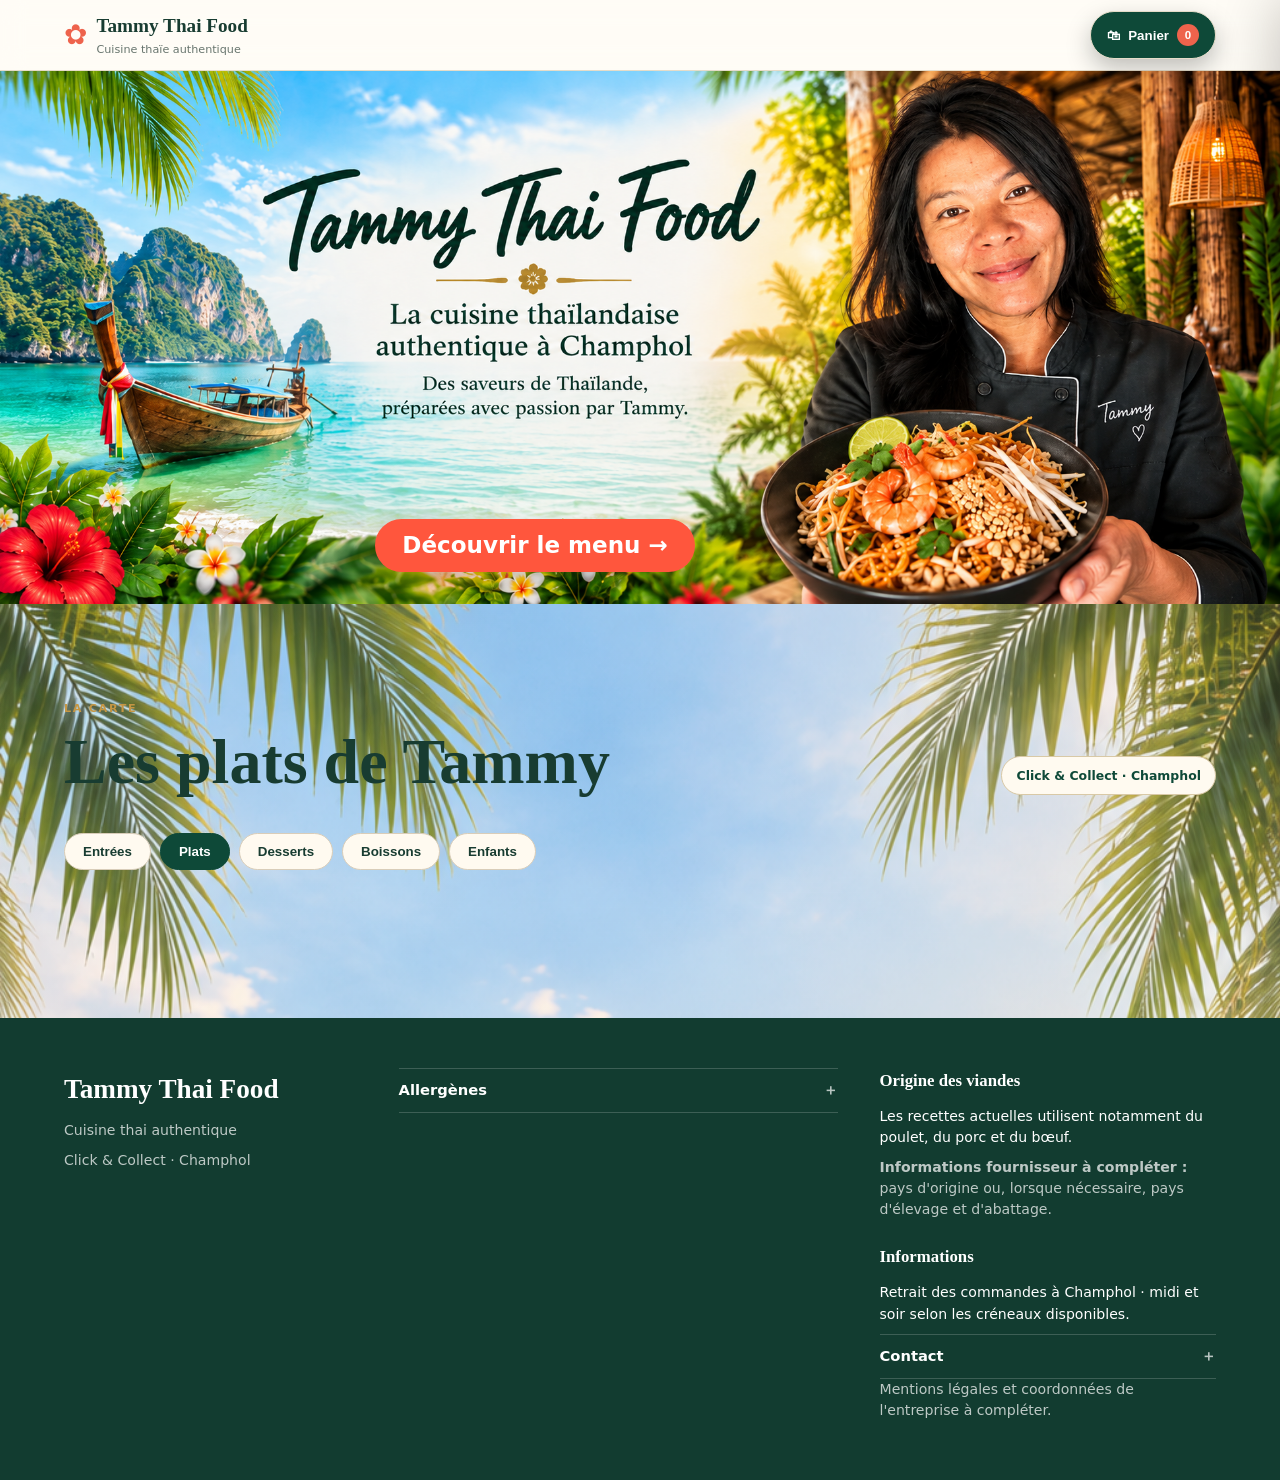
<file: index.html>
<!doctype html>
<html lang="fr">
<head>
  <meta charset="utf-8">
  <meta name="viewport" content="width=device-width,initial-scale=1">

  <title>Tammy Thai Food — Cuisine thaïlandaise à Champhol</title>

  <link rel="stylesheet" href="/v3/css/variables.css">
  <link rel="stylesheet" href="/v3/css/layout.css">
  <link rel="stylesheet" href="/v3/css/header.css">
  <link rel="stylesheet" href="/v3/css/hero.css?v=20261015-05">
  <link rel="stylesheet" href="/v3/css/menu.css?v=20261020-01">
  <link rel="stylesheet" href="/v3/css/cart.css?v=20261021-03">
  <link rel="stylesheet" href="/v3/css/footer.css">
  <link rel="stylesheet" href="/v3/css/responsive.css?v=20261015-05">
</head>

<body>

<header class="site-header">
  <a class="brand" href="#accueil">
    <span class="brand-mark">✿</span>
    <span>
      <b>Tammy Thai Food</b>
      <small>Cuisine thaïe authentique</small>
    </span>
  </a>

  <button class="cart-button" type="button">
    🛍 <span>Panier</span>
    <b id="cart-count">0</b>
  </button>
</header>

<main>

  <section id="accueil" class="hero">
    <div class="hero-content">
      <p class="eyebrow">Cuisine thai authentique</p>

      <h1>Les saveurs de Thaïlande<br>à votre table.</h1>

      <p>Des plats préparés avec passion, à commander simplement.</p>

      <a class="button" href="#menu">
        Découvrir le menu →
      </a>
    </div>
  </section>

  <section id="menu" class="menu section">

    <div class="section-heading">
      <div>
        <p class="eyebrow">La carte</p>
        <h2>Les plats de Tammy</h2>
      </div>

      <span class="tag">Click & Collect · Champhol</span>
    </div>

    <div class="category-row">
      <button>Entrées</button>
      <button class="active">Plats</button>
      <button>Desserts</button>
      <button>Boissons</button>
      <button>Enfants</button>
    </div>

    <div id="menu-grid" class="dish-grid"></div>

  </section>

</main>

<footer>
  <div class="footer-brand">
    <b>Tammy Thai Food</b>
    <p>Cuisine thai authentique</p>
    <p>Click & Collect · Champhol</p>
  </div>

  <div class="footer-block">
    <details class="footer-details">
      <summary>Allergènes</summary>
      <p class="footer-note">Ébauche issue des recettes et ingrédients actuellement enregistrés dans notre base. Les sauces et certains ingrédients restent à détailler et à vérifier.</p>
      <ul>
        <li><strong>Pad Thaï :</strong> cacahuètes, œufs, soja ; crustacés selon le choix crevettes.</li>
        <li><strong>Sauté de poulet aux noix de cajou :</strong> fruits à coque (noix de cajou).</li>
        <li><strong>Riz sauté :</strong> œufs ; crustacés selon le choix crevettes.</li>
        <li><strong>Rouleau de printemps :</strong> crustacés.</li>
        <li><strong>Tom Yum aux crevettes, poulet et poisson :</strong> crustacés (crevettes) et poisson.</li>
        <li><strong>Brochettes de poulet satay :</strong> allergènes de la marinade et de la sauce satay à confirmer sur les étiquettes fournisseurs avant publication définitive.</li>
        <li><strong>Tom kha kai :</strong> poisson.</li>
        <li><strong>Salade de papaye :</strong> cacahuètes et poisson (sauce poisson).</li>
        <li><strong>Bò Bún au bœuf :</strong> arachides (cacahuètes) ; allergènes des nems, de la marinade et des sauces à vérifier sur les étiquettes fournisseurs.</li>
        <li><strong>Bœuf sauté sauce huître :</strong> mollusques via la sauce huître ; autres allergènes à confirmer sur l’étiquette du fournisseur.</li>
        <li><strong>Chicken Massena, soupes de curry et nems :</strong> à compléter après vérification des recettes et produits utilisés.</li>
      </ul>
      <p class="footer-note">En cas d'allergie, consultez les informations détaillées avant de commander.</p>
    </details>
  </div>

  <div class="footer-block">
    <h3>Origine des viandes</h3>
    <p>Les recettes actuelles utilisent notamment du poulet, du porc et du bœuf.</p>
    <p class="footer-note"><strong>Informations fournisseur à compléter :</strong> pays d'origine ou, lorsque nécessaire, pays d'élevage et d'abattage.</p>

    <h3 class="footer-subtitle">Informations</h3>
    <p>Retrait des commandes à Champhol · midi et soir selon les créneaux disponibles.</p>
    <details class="footer-details">
      <summary>Contact</summary>
      <p>Email : bientôt disponible.</p>
    </details>
    <p class="footer-note">Mentions légales et coordonnées de l'entreprise à compléter.</p>
  </div>
</footer>

<!-- PANIER -->

<aside id="cart-panel" class="cart-panel">

  <div class="cart-panel-head">
    <h2>Votre panier</h2>

    <button
      type="button"
      data-cart-close
      aria-label="Fermer le panier">
      ×
    </button>
  </div>

  <div id="cart-content">
    <p class="empty-cart">Votre panier est vide.</p>
  </div>

</aside>

<script type="module" src="/v3/js/app.js?v=20261021-04"></script>
<script type="module" src="/v3/js/checkout.js?v=20261021-03"></script>

</body>
</html>
</file>
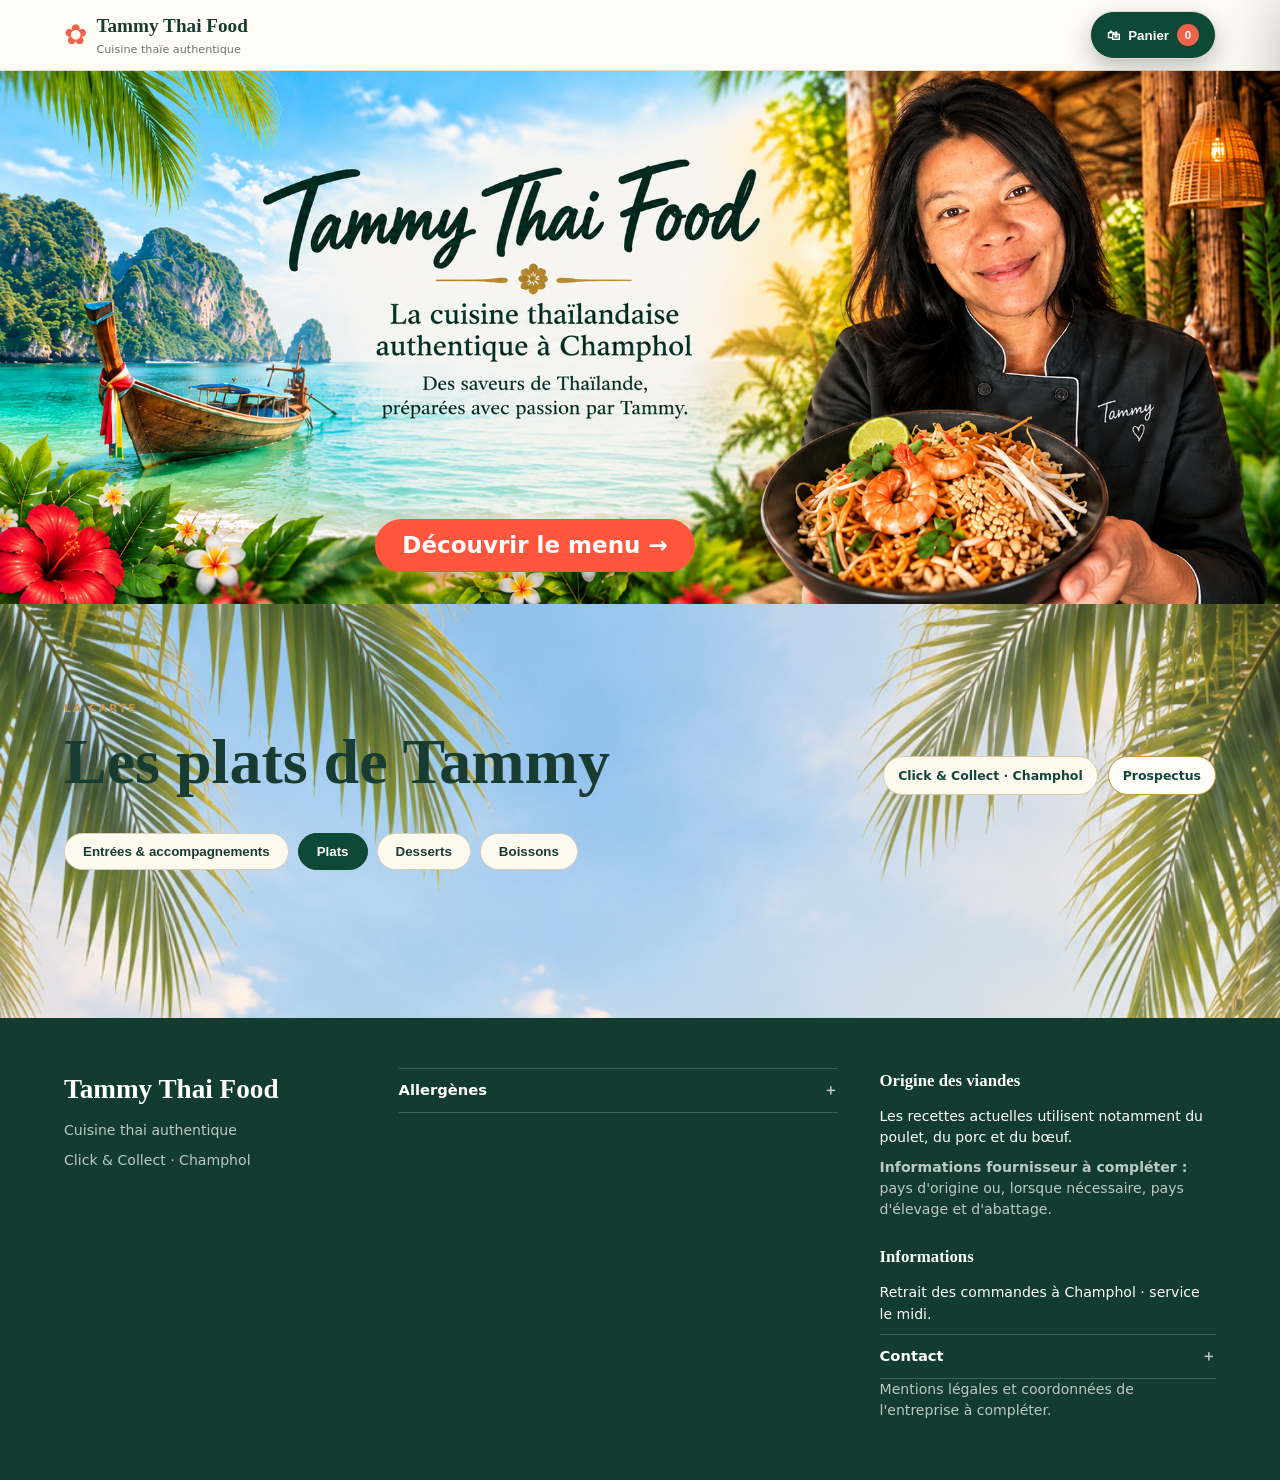
<file: v2/index.html>
<!doctype html>
<html lang="fr">
<head>
  <meta charset="utf-8">
  <meta name="viewport" content="width=device-width,initial-scale=1">

  <title>Tammy Thai Food — V2</title>

  <link rel="stylesheet" href="css/variables.css">
  <link rel="stylesheet" href="css/layout.css">
  <link rel="stylesheet" href="css/header.css">
  <link rel="stylesheet" href="css/hero.css?v=20260924-03">
  <link rel="stylesheet" href="css/menu.css?v=20261027-02">
  <link rel="stylesheet" href="css/cart.css?v=20261013-02">
  <link rel="stylesheet" href="css/footer.css">
  <link rel="stylesheet" href="css/responsive.css?v=20261006-01">
</head>

<body>

<header class="site-header">
  <a class="brand" href="#accueil">
    <span class="brand-mark">✿</span>
    <span>
      <b>Tammy Thai Food</b>
      <small>Cuisine thaïe authentique</small>
    </span>
  </a>


  <button class="cart-button" type="button">
    🛍 <span>Panier</span>
    <b id="cart-count">0</b>
  </button>
</header>

<main>

  <section id="accueil" class="hero">
    <div class="hero-content">
      <p class="eyebrow">Cuisine thai authentique</p>

      <h1>Les saveurs de Thaïlande<br>à votre table.</h1>

      <p>Des plats préparés avec passion, à commander simplement.</p>

      <a class="button" href="#menu">
        Découvrir le menu →
      </a>
    </div>
  </section>

  <section id="menu" class="menu section">

    <div class="section-heading">
      <div>
        <p class="eyebrow">La carte</p>
        <h2>Les plats de Tammy</h2>
      </div>

      <div class="menu-quick-links"><span class="tag">Click &amp; Collect · Champhol</span><a href="prospectus.html" class="prospectus-link">Prospectus</a></div>
    </div>

    <div class="category-row">
      <button>Entrées & accompagnements</button>
      <button class="active">Plats</button>
      <button>Desserts</button>
      <button>Boissons</button>
    </div>

    <div id="menu-grid" class="dish-grid"></div>

  </section>

</main>

<footer>
  <div class="footer-brand">
    <b>Tammy Thai Food</b>
    <p>Cuisine thai authentique</p>
    <p>Click & Collect · Champhol</p>
  </div>

  <div class="footer-block">
    <details class="footer-details">
      <summary>Allergènes</summary>
      <p class="footer-note">Ébauche issue des recettes et ingrédients actuellement enregistrés dans notre base. Les sauces et certains ingrédients restent à détailler et à vérifier.</p>
      <ul>
        <li><strong>Pad Thaï :</strong> cacahuètes, œufs, soja ; crustacés selon le choix crevettes.</li>
        <li><strong>Sauté de poulet aux noix de cajou :</strong> fruits à coque (noix de cajou).</li>
        <li><strong>Riz sauté :</strong> œufs ; crustacés selon le choix crevettes.</li>
        <li><strong>Rouleau de printemps :</strong> crustacés.</li>
        <li><strong>Tom Yum aux crevettes, poulet et poisson :</strong> crustacés (crevettes) et poisson.</li>
        <li><strong>Brochettes de poulet satay :</strong> allergènes de la marinade et de la sauce satay à confirmer sur les étiquettes fournisseurs avant publication définitive.</li>
        <li><strong>Tom kha kai :</strong> poisson.</li>
        <li><strong>Salade de papaye :</strong> cacahuètes et poisson (sauce poisson).</li>
        <li><strong>Bò Bún au bœuf :</strong> arachides (cacahuètes) ; allergènes des nems, de la marinade et des sauces à vérifier sur les étiquettes fournisseurs.</li>
        <li><strong>Bœuf sauté sauce huître :</strong> mollusques via la sauce huître ; autres allergènes à confirmer sur l’étiquette du fournisseur.</li>
        <li><strong>Chicken Massena, soupes de curry et nems :</strong> à compléter après vérification des recettes et produits utilisés.</li>
      </ul>
      <p class="footer-note">En cas d'allergie, consultez les informations détaillées avant de commander.</p>
    </details>
  </div>

  <div class="footer-block">
    <h3>Origine des viandes</h3>
    <p>Les recettes actuelles utilisent notamment du poulet, du porc et du bœuf.</p>
    <p class="footer-note"><strong>Informations fournisseur à compléter :</strong> pays d'origine ou, lorsque nécessaire, pays d'élevage et d'abattage.</p>

    <h3 class="footer-subtitle">Informations</h3>
    <p>Retrait des commandes à Champhol · service le midi.</p>
    <details class="footer-details">
      <summary>Contact</summary>
      <p>Email : bientôt disponible.</p>
    </details>
    <p class="footer-note">Mentions légales et coordonnées de l'entreprise à compléter.</p>
  </div>
</footer>

<!-- PANIER -->

<aside id="cart-panel" class="cart-panel">

  <div class="cart-panel-head">
    <h2>Votre panier</h2>

    <button
      type="button"
      data-cart-close
      aria-label="Fermer le panier">
      ×
    </button>
  </div>

  <div id="cart-content">
    <p class="empty-cart">Votre panier est vide.</p>
  </div>

</aside>

<script type="module" src="js/app.js?v=20261125-01"></script>
<script type="module" src="js/checkout.js?v=20261022-04"></script>

</body>
</html>
</file>
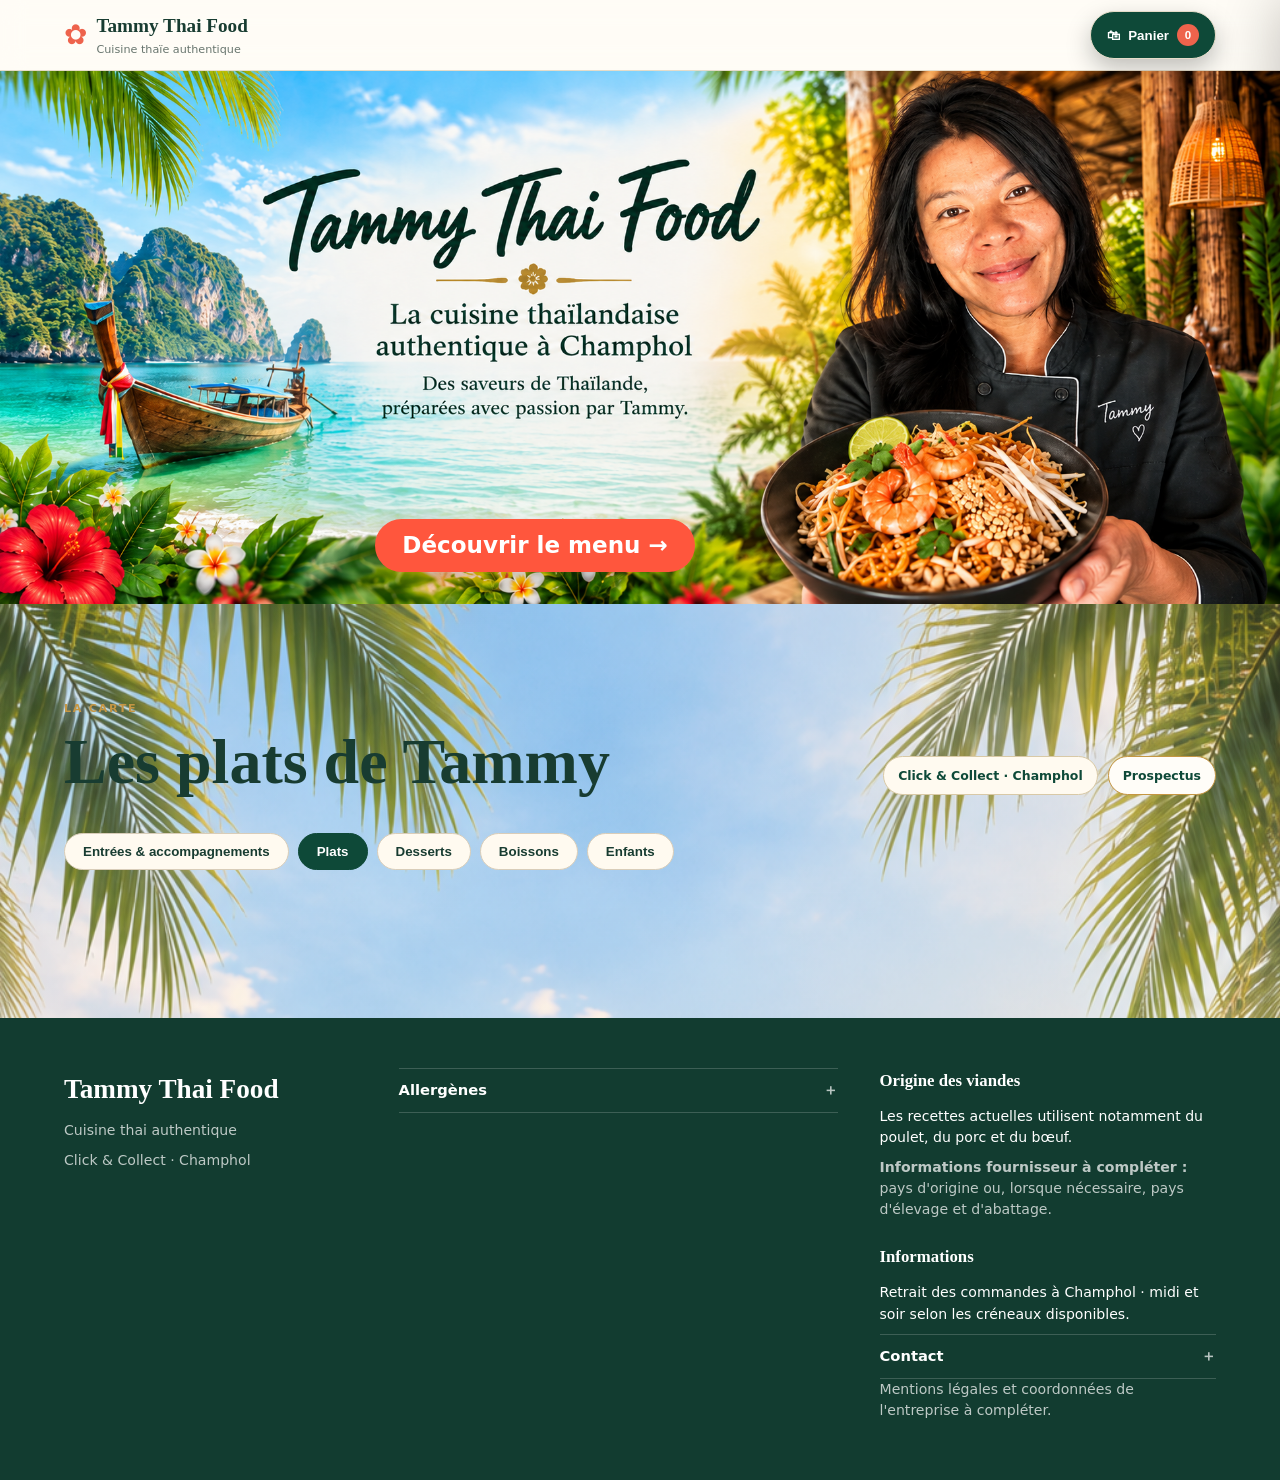
<file: v3/index.html>
<!doctype html>
<html lang="fr">
<head>
  <meta charset="utf-8">
  <meta name="viewport" content="width=device-width,initial-scale=1">

  <title>Tammy Thai Food — V3</title>

  <link rel="stylesheet" href="css/variables.css">
  <link rel="stylesheet" href="css/layout.css">
  <link rel="stylesheet" href="css/header.css">
  <link rel="stylesheet" href="css/hero.css?v=20261015-05">
  <link rel="stylesheet" href="css/menu.css?v=20261027-02">
  <link rel="stylesheet" href="css/cart.css?v=20261021-03">
  <link rel="stylesheet" href="css/footer.css">
  <link rel="stylesheet" href="css/responsive.css?v=20261015-05">
</head>

<body>

<header class="site-header">
  <a class="brand" href="#accueil">
    <span class="brand-mark">✿</span>
    <span>
      <b>Tammy Thai Food</b>
      <small>Cuisine thaïe authentique</small>
    </span>
  </a>


  <button class="cart-button" type="button">
    🛍 <span>Panier</span>
    <b id="cart-count">0</b>
  </button>
</header>

<main>

  <section id="accueil" class="hero">
    <div class="hero-content">
      <p class="eyebrow">Cuisine thai authentique</p>

      <h1>Les saveurs de Thaïlande<br>à votre table.</h1>

      <p>Des plats préparés avec passion, à commander simplement.</p>

      <a class="button" href="#menu">
        Découvrir le menu →
      </a>
    </div>
  </section>

  <section id="menu" class="menu section">

    <div class="section-heading">
      <div>
        <p class="eyebrow">La carte</p>
        <h2>Les plats de Tammy</h2>
      </div>

      <div class="menu-quick-links"><span class="tag">Click &amp; Collect · Champhol</span><a href="prospectus.html" class="prospectus-link">Prospectus</a></div>
    </div>

    <div class="category-row">
      <button>Entrées & accompagnements</button>
      <button class="active">Plats</button>
      <button>Desserts</button>
      <button>Boissons</button>
      <button>Enfants</button>
    </div>

    <div id="menu-grid" class="dish-grid"></div>

  </section>

</main>

<footer>
  <div class="footer-brand">
    <b>Tammy Thai Food</b>
    <p>Cuisine thai authentique</p>
    <p>Click & Collect · Champhol</p>
  </div>

  <div class="footer-block">
    <details class="footer-details">
      <summary>Allergènes</summary>
      <p class="footer-note">Ébauche issue des recettes et ingrédients actuellement enregistrés dans notre base. Les sauces et certains ingrédients restent à détailler et à vérifier.</p>
      <ul>
        <li><strong>Pad Thaï :</strong> cacahuètes, œufs, soja ; crustacés selon le choix crevettes.</li>
        <li><strong>Sauté de poulet aux noix de cajou :</strong> fruits à coque (noix de cajou).</li>
        <li><strong>Riz sauté :</strong> œufs ; crustacés selon le choix crevettes.</li>
        <li><strong>Rouleau de printemps :</strong> crustacés.</li>
        <li><strong>Tom Yum aux crevettes, poulet et poisson :</strong> crustacés (crevettes) et poisson.</li>
        <li><strong>Brochettes de poulet satay :</strong> allergènes de la marinade et de la sauce satay à confirmer sur les étiquettes fournisseurs avant publication définitive.</li>
        <li><strong>Tom kha kai :</strong> poisson.</li>
        <li><strong>Salade de papaye :</strong> cacahuètes et poisson (sauce poisson).</li>
        <li><strong>Bò Bún au bœuf :</strong> arachides (cacahuètes) ; allergènes des nems, de la marinade et des sauces à vérifier sur les étiquettes fournisseurs.</li>
        <li><strong>Bœuf sauté sauce huître :</strong> mollusques via la sauce huître ; autres allergènes à confirmer sur l’étiquette du fournisseur.</li>
        <li><strong>Chicken Massena, soupes de curry et nems :</strong> à compléter après vérification des recettes et produits utilisés.</li>
      </ul>
      <p class="footer-note">En cas d'allergie, consultez les informations détaillées avant de commander.</p>
    </details>
  </div>

  <div class="footer-block">
    <h3>Origine des viandes</h3>
    <p>Les recettes actuelles utilisent notamment du poulet, du porc et du bœuf.</p>
    <p class="footer-note"><strong>Informations fournisseur à compléter :</strong> pays d'origine ou, lorsque nécessaire, pays d'élevage et d'abattage.</p>

    <h3 class="footer-subtitle">Informations</h3>
    <p>Retrait des commandes à Champhol · midi et soir selon les créneaux disponibles.</p>
    <details class="footer-details">
      <summary>Contact</summary>
      <p>Email : bientôt disponible.</p>
    </details>
    <p class="footer-note">Mentions légales et coordonnées de l'entreprise à compléter.</p>
  </div>
</footer>

<!-- PANIER -->

<aside id="cart-panel" class="cart-panel">

  <div class="cart-panel-head">
    <h2>Votre panier</h2>

    <button
      type="button"
      data-cart-close
      aria-label="Fermer le panier">
      ×
    </button>
  </div>

  <div id="cart-content">
    <p class="empty-cart">Votre panier est vide.</p>
  </div>

</aside>

<script type="module" src="js/app.js?v=20261125-01"></script>
<script type="module" src="js/checkout.js?v=20261021-03"></script>

</body>
</html>
</file>
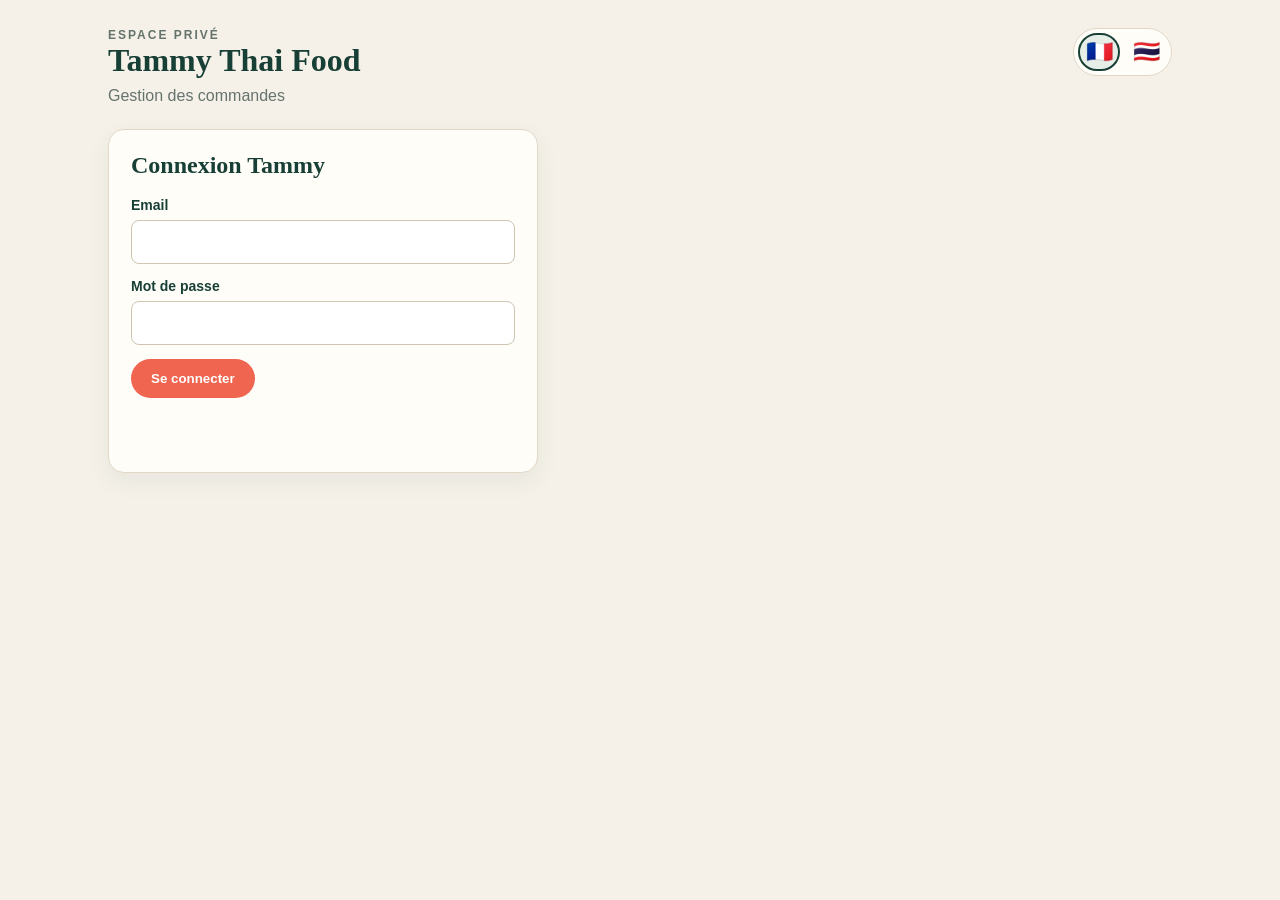
<file: v2/admin/index.html>
<!doctype html>
<html lang="fr">
<head>
<meta charset="utf-8">
<meta name="viewport" content="width=device-width,initial-scale=1">
<title>Tammy Thai Food — Administration</title>
<link rel="stylesheet" href="admin.css?v=20261119-02">
</head>
<body>
<main class="admin-shell">
  <header class="admin-header"><div><p class="eyebrow">Espace privé</p><h1>Tammy Thai Food</h1><p>Gestion des commandes</p></div><div class="admin-header-actions"><div class="language-switch" role="group" aria-label="Langue de l’administration"><button type="button" class="language-button" data-language="fr" aria-label="Français" title="Français">🇫🇷</button><button type="button" class="language-button" data-language="th" aria-label="ภาษาไทย" title="ภาษาไทย">🇹🇭</button></div><button type="button" id="opening-tab" class="secondary hidden" aria-pressed="false">Calendrier des ouvertures</button><button type="button" id="slots-tab" class="secondary hidden" aria-pressed="false">Planning par date</button><button type="button" id="availability-tab" class="secondary hidden" aria-pressed="false">Disponibilité</button><button type="button" id="haccp-tab" class="secondary hidden" aria-pressed="false">HACCP</button><button type="button" id="accounting-tab" class="secondary hidden" aria-pressed="false">Comptabilité</button><button type="button" id="logout" class="secondary hidden">Se déconnecter</button></div></header>
  <section id="login-panel" class="panel login-panel"><h2>Connexion Tammy</h2><form id="login-form"><label>Email<input id="email" type="email" required autocomplete="username"></label><label>Mot de passe<input id="password" type="password" required autocomplete="current-password"></label><button class="primary" type="submit">Se connecter</button><p id="login-status" class="status"></p></form></section>
  <section id="dashboard" class="hidden"><div class="toolbar panel"><div><h2>Commandes</h2><p id="refresh-info">Chargement…</p><p id="alert-status" class="status">Alertes sonores désactivées</p></div><div class="toolbar-actions"><button type="button" id="enable-sound" class="secondary">Activer le son</button><button type="button" id="refresh" class="primary">Actualiser</button></div></div><div class="view-tabs panel"><button type="button" class="view-tab active" data-view="active">En cours</button><button type="button" class="view-tab" data-view="kitchen">En cuisine</button><button type="button" class="view-tab" data-view="pickup">En attente de retrait</button><button type="button" class="view-tab" data-view="archive">Archives</button></div><section class="panel opening-panel hidden" id="opening-panel"><h2>Calendrier des ouvertures</h2><p class="opening-help">Cochez les services pendant lesquels les clients peuvent commander. Par défaut : midi ouvert sauf le mercredi, soir fermé.</p><div id="opening-calendar" aria-label="Calendrier hebdomadaire des ouvertures"></div><p id="opening-status" class="status" role="status">Horaires non chargés.</p></section><section class="panel slots-panel hidden" id="slots-panel"><h2>Planning par date — 60 jours</h2><p class="opening-help">Activez séparément le service du midi ou du soir pour chaque date. Les créneaux sont générés automatiquement par tranches de 15 minutes : midi 11 h–14 h ; soir 17 h 30–21 h en semaine et 17 h 30–22 h le week-end. La capacité de préparation reste réglable par créneau.</p><p id="slots-status" class="status" role="status">Planning non chargé.</p><div id="slots-list"></div></section><section class="panel availability-panel hidden" id="availability-panel"><h2>Disponibilité des produits</h2><p class="opening-help">Désactivez temporairement les produits en rupture. Ils seront retirés de la carte client V2 et V3, sans supprimer leur fiche.</p><p id="availability-status" class="status" role="status">Disponibilités non chargées.</p><div class="availability-section"><h3>Produits</h3><div id="availability-products"></div></div><div class="availability-section"><h3>Viandes et protéines</h3><p class="opening-help">Une protéine désactivée sera retirée des choix des plats. Les plats composés uniquement de cette protéine seront masqués.</p><div id="availability-proteins"></div></div></section><section class="panel haccp-panel hidden" id="haccp-panel">
  <div class="haccp-panel-head"><div><h2>HACCP</h2><p class="opening-help">Enregistrement opérationnel et consultation des historiques.</p></div><button type="button" id="haccp-refresh" class="secondary">Actualiser</button></div>
  <div class="haccp-mode-tabs">
    <button type="button" class="haccp-mode-tab active" data-haccp-mode="record">➕ Enregistrer</button>
    <button type="button" class="haccp-mode-tab" data-haccp-mode="consult">👁️ Consulter</button>
  </div>
  <div id="haccp-record" class="haccp-mode-content">
    <div class="haccp-section-buttons">
      <button type="button" data-haccp-section="temperatures">🌡️ Températures</button>
      
      <button type="button" data-haccp-section="cleaning">🧹 Nettoyage</button>
      <button type="button" data-haccp-section="receipts">📦 Réception marchandises</button>
      <button type="button" data-haccp-section="oil">🛢️ Huile de friture</button>
      <button type="button" data-haccp-section="nonconformities">⚠️ Non-conformité</button>
    </div>
    <div id="haccp-record-content"></div>
  </div>
  <div id="haccp-consult" class="haccp-mode-content hidden">
    <div class="haccp-section-buttons">
      <button type="button" data-haccp-consult="temperatures">🌡️ Historique températures</button>
      
      <button type="button" data-haccp-consult="cleaning">🧹 Historique nettoyage</button>
      <button type="button" data-haccp-consult="receipts">📦 Réceptions et photos</button>
      <button type="button" data-haccp-consult="lots">🔄 Traçabilité des lots</button>
      <button type="button" data-haccp-consult="oil">🛢️ Huile de friture</button>
      <button type="button" data-haccp-consult="nonconformities">⚠️ Non-conformités</button>
    </div>
    <div id="haccp-consult-content"></div>
  </div>
  <p id="haccp-status" class="status" role="status">Module prêt.</p>
</section><section class="panel accounting-panel hidden" id="accounting-panel"><div class="accounting-head"><div><h2>Comptabilité de gestion</h2><p class="opening-help">Suivi interne — régime micro-BIC, franchise en base de TVA. Montants TTC.</p></div><button type="button" id="accounting-refresh" class="secondary">Actualiser</button></div><div class="accounting-filters"><label>Du<input type="date" id="accounting-start"></label><label>Au<input type="date" id="accounting-end"></label><button type="button" id="accounting-filter" class="primary">Appliquer</button><button type="button" id="accounting-export" class="secondary">Exporter CSV</button></div><div id="accounting-status" class="status" role="status">Chargement du module…</div><div id="accounting-summary" class="accounting-kpis"></div><div id="accounting-sales" class="accounting-block"></div><div class="accounting-block"><h3>Saisir une dépense</h3><form id="expense-form" class="expense-form"><label>Date<input type="date" name="expense_date" required></label><label>Catégorie<select name="category" required><option value="Achats alimentaires">Achats alimentaires</option><option value="Emballages">Emballages</option><option value="Énergie et eau">Énergie et eau</option><option value="Matériel et équipement">Matériel et équipement</option><option value="Entretien et hygiène">Entretien et hygiène</option><option value="Transport">Transport</option><option value="Frais bancaires">Frais bancaires</option><option value="Assurance">Assurance</option><option value="Communication">Communication</option><option value="Autres">Autres</option></select></label><label>Fournisseur<input name="supplier" maxlength="120"></label><label>Description<input name="description" maxlength="240" required></label><label>Montant TTC (€)<input name="amount_ttc" type="number" min="0.01" step="0.01" required></label><label>Règlement<select name="payment_method"><option value="card">Carte</option><option value="cash">Espèces</option><option value="transfer">Virement</option><option value="other">Autre</option></select></label><label>Référence du justificatif<input name="document_reference" maxlength="240" placeholder="N° de facture ou ticket"></label><label>Photo / PDF du justificatif<input name="document_file" type="file" accept="image/jpeg,image/png,image/webp,application/pdf"></label><label class="expense-wide">Notes<textarea name="notes" rows="2"></textarea></label><button type="submit" class="primary">Enregistrer la dépense</button></form><div id="accounting-expenses"></div></div><div id="accounting-profitability" class="accounting-block"></div></section><div id="orders" class="orders"></div></section>
</main>
<script type="module" src="i18n.js?v=20261119-02"></script><script type="module" src="admin.js?v=20261119-02"></script><script type="module" src="slots.js?v=20261016-02"></script><script type="module" src="availability.js?v=20261020-01"></script><script type="module" src="haccp.js?v=20261116-03"></script><script type="module" src="accounting.js?v=20261123-01"></script>
</body>
</html>
</file>
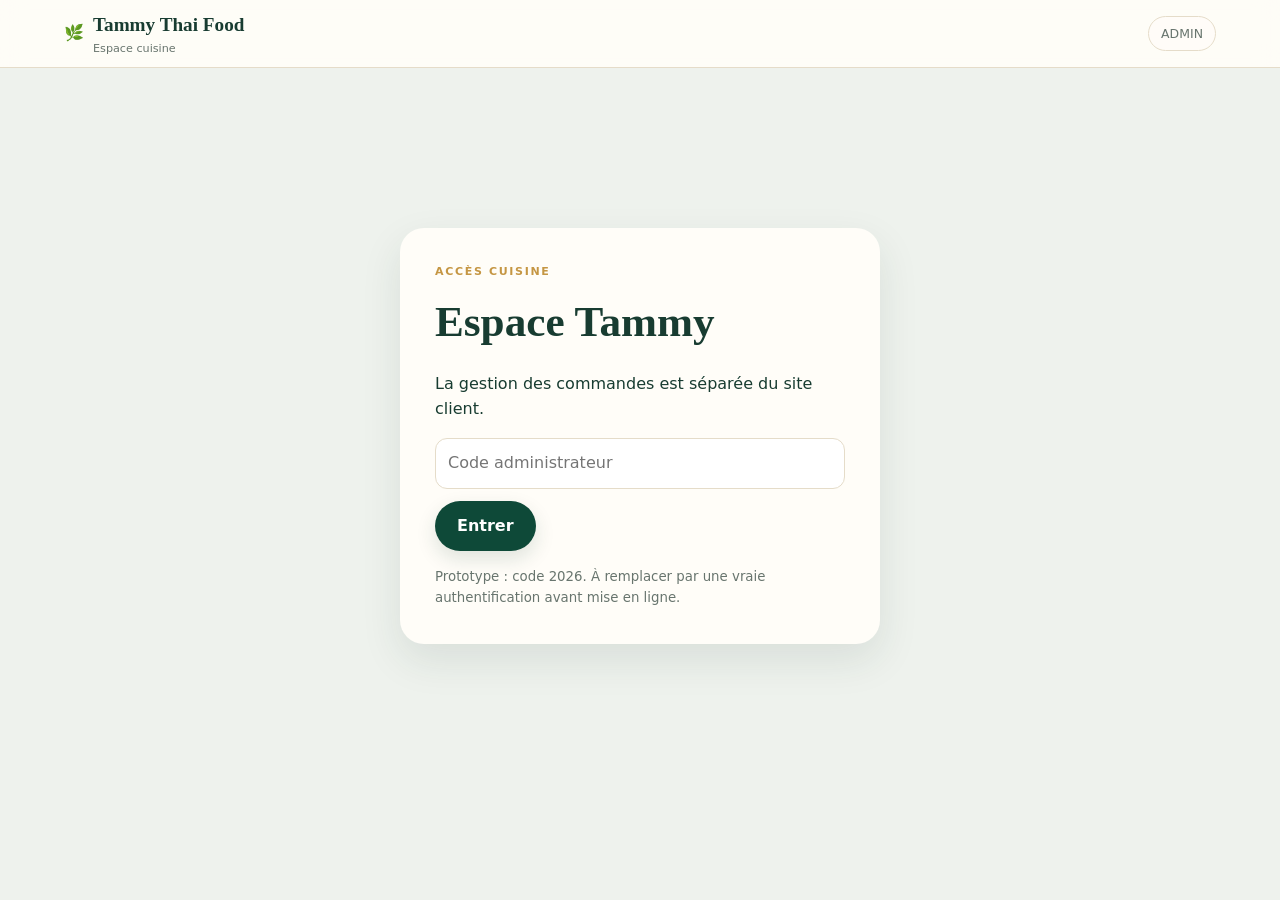
<file: admin.html>
<!doctype html>
<html lang="fr">
<head>
<meta charset="utf-8">
<meta name="viewport" content="width=device-width,initial-scale=1">
<title>Tammy Thai Food — Espace cuisine</title>
<link rel="stylesheet" href="style.css">
</head>
<body class="admin-page">
<header>
  <a class="brand" href="index.html">🌿 <span><b>Tammy Thai Food</b><small>Espace cuisine</small></span></a>
  <span class="pill">ADMIN</span>
</header>
<main class="section">
  <div id="login" class="admin-login">
    <p class="eyebrow">Accès cuisine</p>
    <h1>Espace Tammy</h1>
    <p class="muted">La gestion des commandes est séparée du site client.</p>
    <input id="pin" type="password" inputmode="numeric" placeholder="Code administrateur">
    <button class="btn" onclick="login()">Entrer</button>
    <small>Prototype : code 2026. À remplacer par une vraie authentification avant mise en ligne.</small>
  </div>
  <div id="dashboard" hidden>
    <div class="heading"><div><p class="eyebrow">Cuisine</p><h1>File de préparation</h1></div><button class="btn" onclick="logout()">Verrouiller</button></div>
    <div class="stats"><div>À préparer <b id="waiting">0</b></div><div>En préparation <b id="cooking">0</b></div><div>Prêtes <b id="ready">0</b></div></div>
    <div id="admin-queue"></div>
  </div>
</main>
<div id="toast" class="toast"></div>
<script src="admin.js"></script>
</body>
</html>
</file>
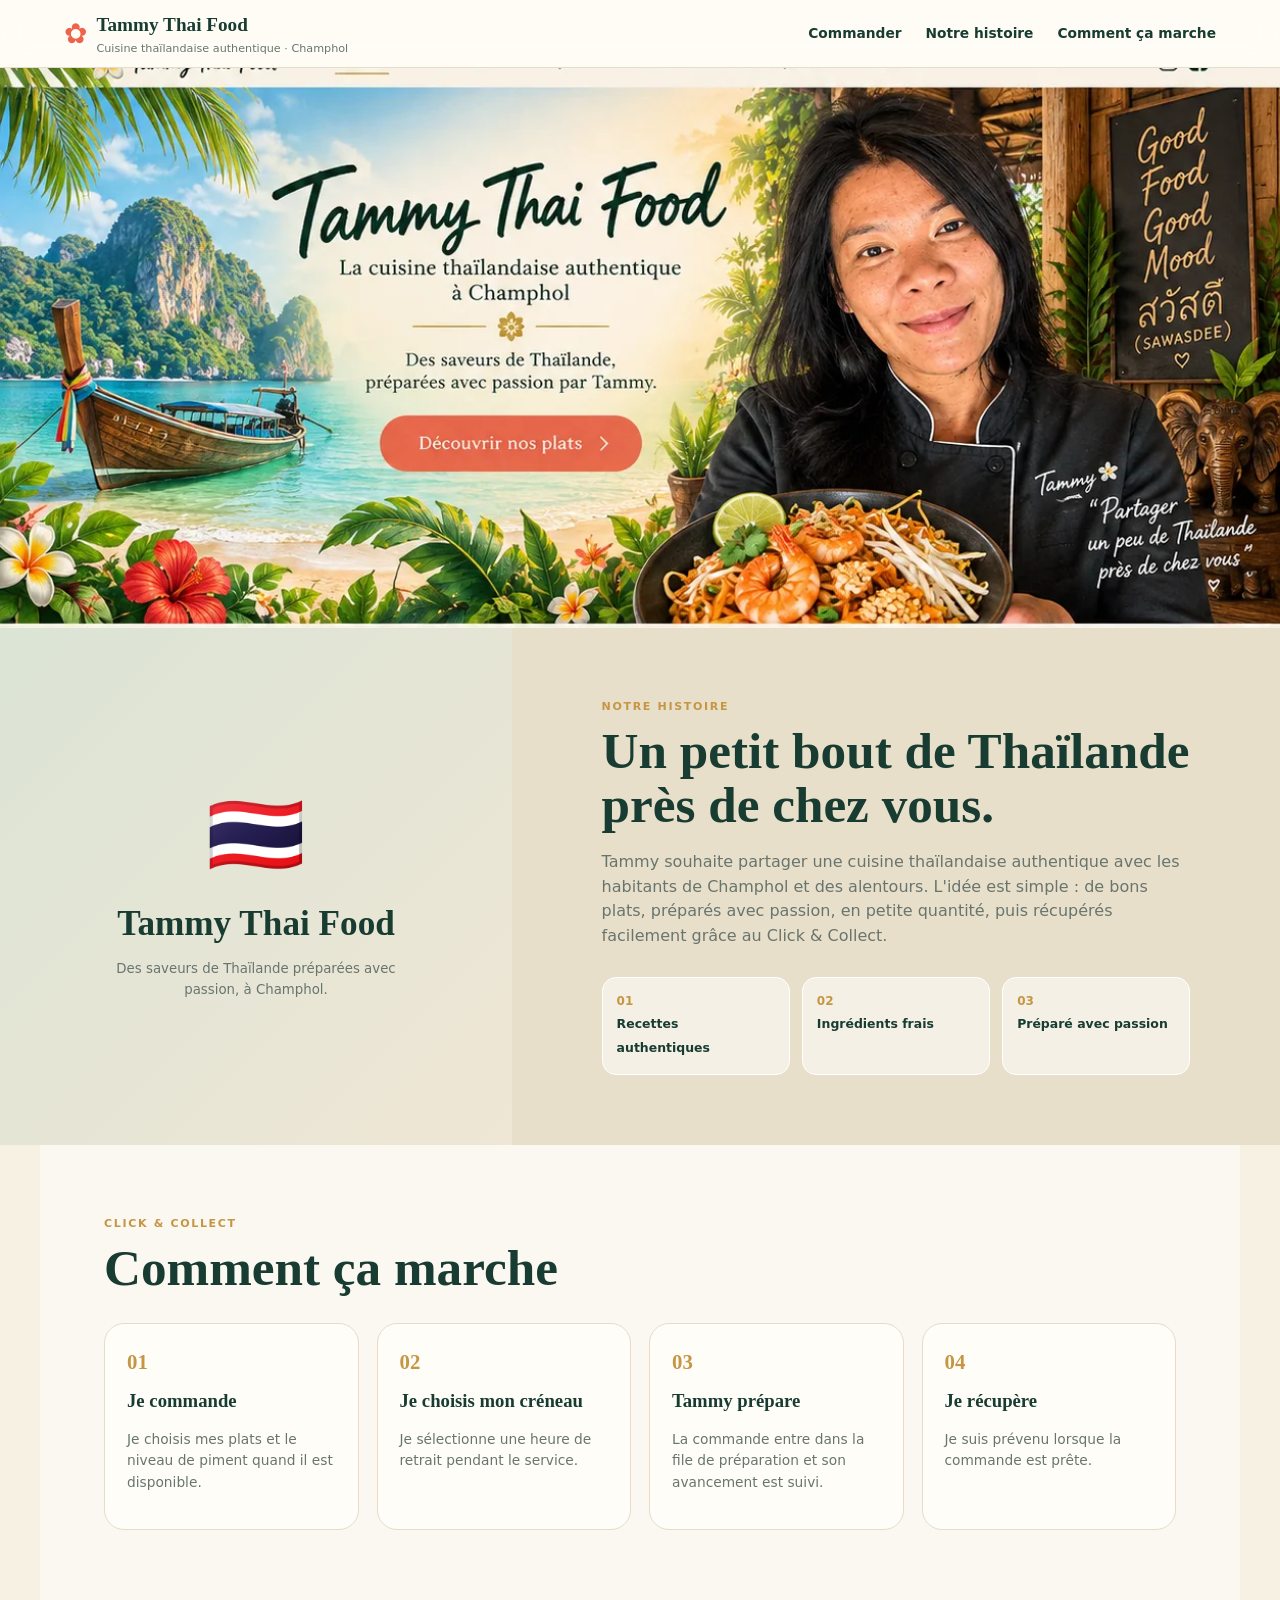
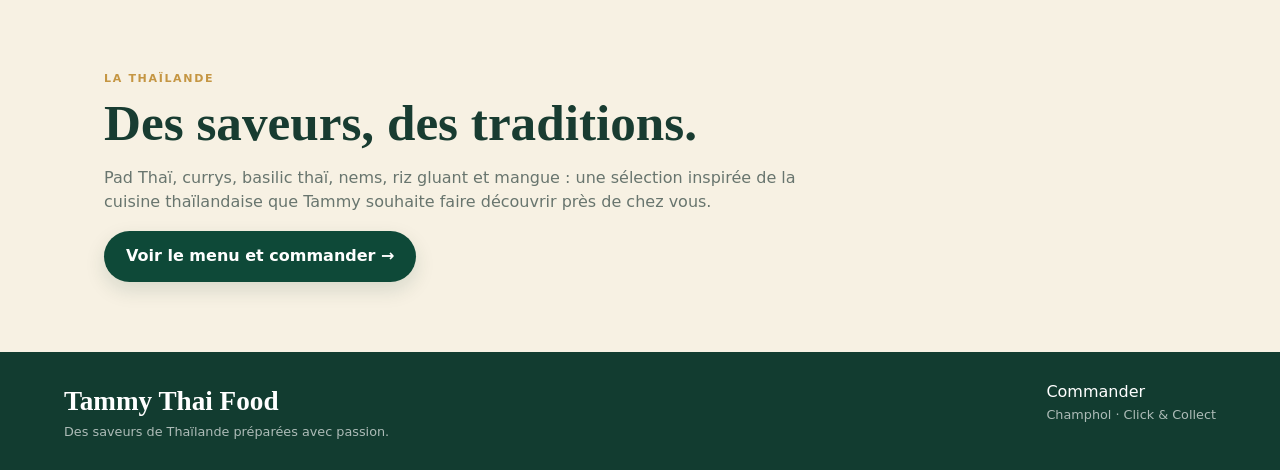
<file: decouvrir.html>
<!doctype html><html lang="fr"><head><meta charset="utf-8"><meta name="viewport" content="width=device-width,initial-scale=1"><title>Découvrir Tammy Thai Food</title><link rel="stylesheet" href="style.css"></head><body>
<header><a class="brand" href="index.html"><span class="brand-mark">✿</span><span><b>Tammy Thai Food</b><small>Cuisine thaïlandaise authentique · Champhol</small></span></a><nav><a href="index.html#menu">Commander</a><a href="#histoire">Notre histoire</a><a href="#comment-ca-marche">Comment ça marche</a></nav></header>
<main><section class="hero hero-image-only" style="min-height:500px"></section>
<section id="histoire" class="story"><div class="story-decoration"><span>🇹🇭</span><b>Tammy Thai Food</b><small>Des saveurs de Thaïlande préparées avec passion, à Champhol.</small></div><div class="story-copy"><p class="eyebrow">Notre histoire</p><h2>Un petit bout de Thaïlande près de chez vous.</h2><p>Tammy souhaite partager une cuisine thaïlandaise authentique avec les habitants de Champhol et des alentours. L'idée est simple : de bons plats, préparés avec passion, en petite quantité, puis récupérés facilement grâce au Click & Collect.</p><div class="values"><div><b>01</b><span>Recettes authentiques</span></div><div><b>02</b><span>Ingrédients frais</span></div><div><b>03</b><span>Préparé avec passion</span></div></div></div></section>
<section id="comment-ca-marche" class="section soft"><p class="eyebrow">Click & Collect</p><h2>Comment ça marche</h2><div class="steps"><article><b>01</b><h3>Je commande</h3><p>Je choisis mes plats et le niveau de piment quand il est disponible.</p></article><article><b>02</b><h3>Je choisis mon créneau</h3><p>Je sélectionne une heure de retrait pendant le service.</p></article><article><b>03</b><h3>Tammy prépare</h3><p>La commande entre dans la file de préparation et son avancement est suivi.</p></article><article><b>04</b><h3>Je récupère</h3><p>Je suis prévenu lorsque la commande est prête.</p></article></div></section>
<section class="section"><p class="eyebrow">La Thaïlande</p><h2>Des saveurs, des traditions.</h2><p style="max-width:700px;color:var(--muted)">Pad Thaï, currys, basilic thaï, nems, riz gluant et mangue : une sélection inspirée de la cuisine thaïlandaise que Tammy souhaite faire découvrir près de chez vous.</p><a class="btn" href="index.html#menu">Voir le menu et commander →</a></section></main>
<footer><div><b>Tammy Thai Food</b><span>Des saveurs de Thaïlande préparées avec passion.</span></div><div><a href="index.html">Commander</a><span>Champhol · Click & Collect</span></div></footer></body></html>
</file>
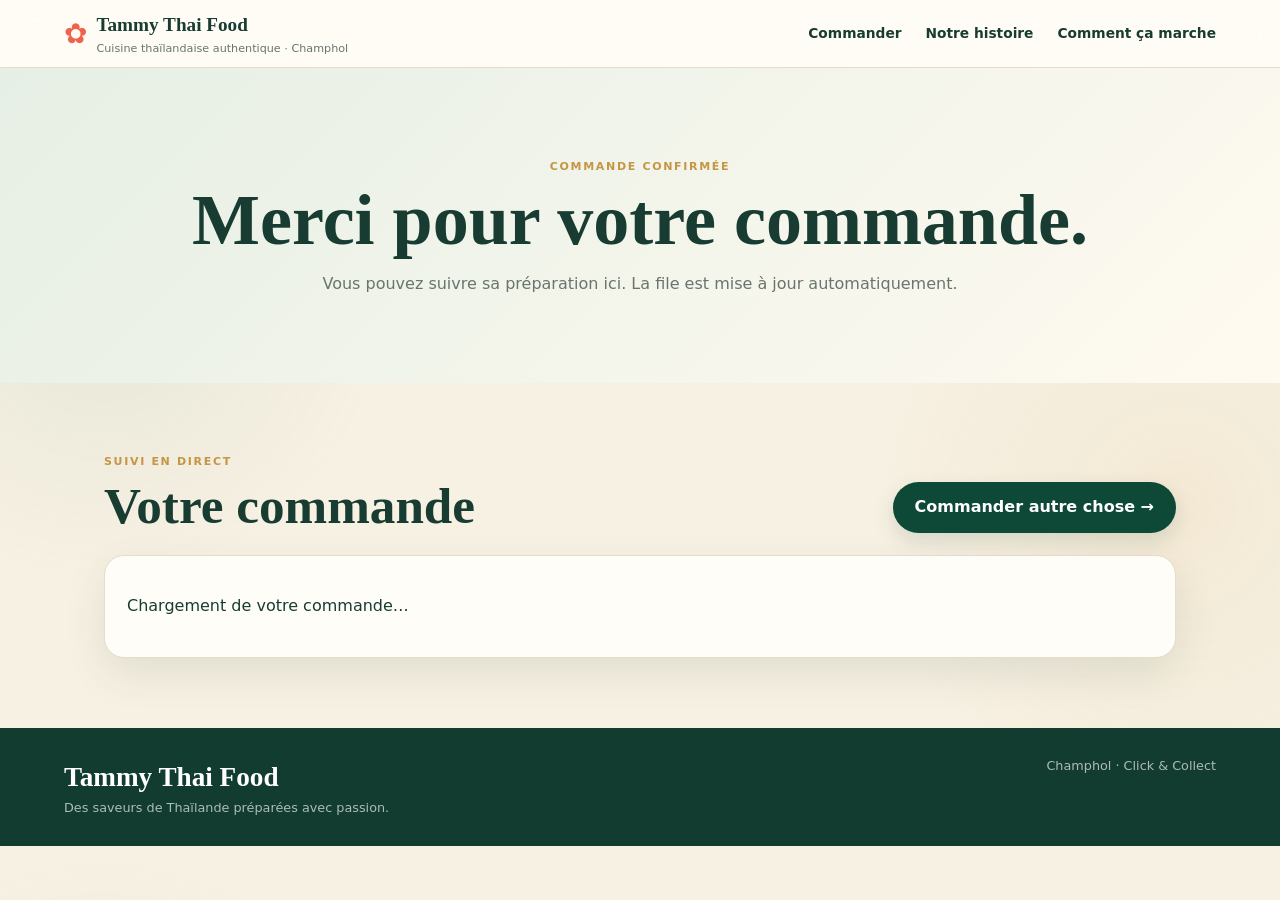
<file: suivi.html>
<!doctype html>
<html lang="fr">
<head><meta charset="utf-8"><meta name="viewport" content="width=device-width,initial-scale=1"><title>Suivi de commande — Tammy Thai Food</title><link rel="stylesheet" href="style.css"></head>
<body class="order-page tracking-page">
<header><a class="brand" href="index.html"><span class="brand-mark">✿</span><span><b>Tammy Thai Food</b><small>Cuisine thaïlandaise authentique · Champhol</small></span></a><nav><a href="index.html#menu">Commander</a><a href="decouvrir.html">Notre histoire</a><a href="decouvrir.html#comment-ca-marche">Comment ça marche</a></nav></header>
<main><section class="tracking-hero"><p class="eyebrow">Commande confirmée</p><h1>Merci pour votre commande.</h1><p>Vous pouvez suivre sa préparation ici. La file est mise à jour automatiquement.</p></section><section class="section tracking-section"><div class="heading"><div><p class="eyebrow">Suivi en direct</p><h2>Votre commande</h2></div><a class="btn" href="index.html#menu">Commander autre chose →</a></div><div id="client-tracking" class="tracking-card"><p class="muted">Chargement de votre commande…</p></div></section></main><footer><div><b>Tammy Thai Food</b><span>Des saveurs de Thaïlande préparées avec passion.</span></div><span>Champhol · Click & Collect</span></footer><script src="app.js"></script><script>orders=loadOrders();const id=localStorage.getItem('tammyLastOrder');const order=orders.find(o=>o.id===id)||orders[orders.length-1];renderTracking(order);</script>
</body></html>
</file>
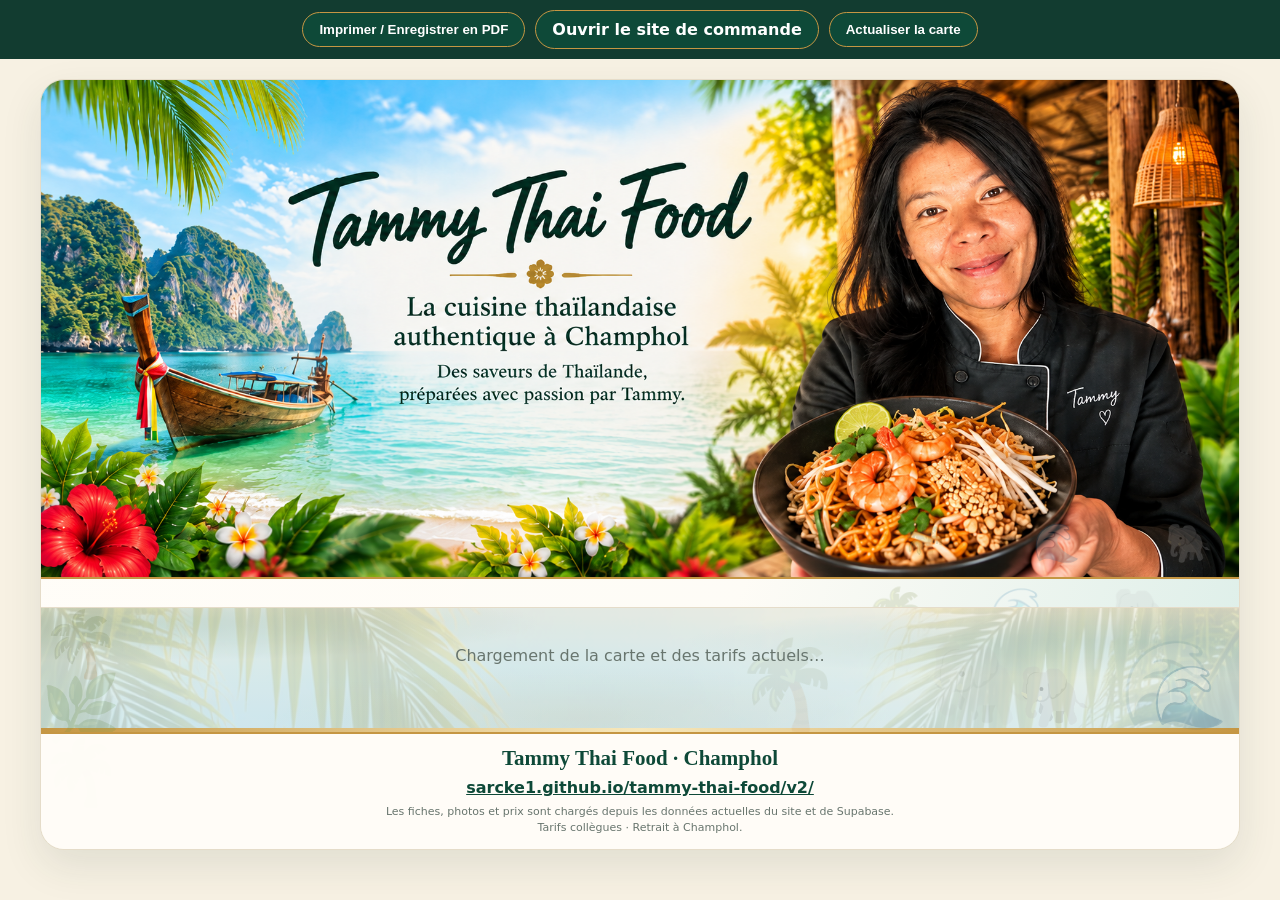
<file: v2/prospectus.html>
<!doctype html>
<html lang="fr">
<head>
<meta charset="utf-8">
<meta name="viewport" content="width=device-width, initial-scale=1">
<meta name="description" content="Prospectus et carte Tammy Thai Food à Champhol. Carte et tarifs chargés depuis le site.">
<title>Tammy Thai Food — Prospectus et carte</title>
<style>
:root{--forest:#183c31;--green:#0e4938;--leaf:#2c7650;--cream:#f7f1e3;--paper:#fffdf8;--gold:#c59643;--red:#ee634c;--ink:#183c31;--muted:#68756e;--line:#e5dcc9;--shadow:0 16px 40px rgba(31,56,45,.10)}
*{box-sizing:border-box}
html{background:#f7f1e3;scroll-behavior:smooth}
body{margin:0;font-family:system-ui,-apple-system,'Segoe UI',sans-serif;color:var(--ink);background:var(--cream)}
.toolbar{position:sticky;top:0;z-index:10;display:flex;gap:10px;justify-content:center;align-items:center;flex-wrap:wrap;padding:10px;background:#123c30;color:white}
.toolbar button,.toolbar a{border:1px solid var(--gold);border-radius:999px;padding:9px 16px;background:var(--green);color:white;font-weight:700;text-decoration:none;cursor:pointer}
.poster{position:relative;isolation:isolate;max-width:1200px;margin:20px auto;background:var(--cream);overflow:hidden;border:1px solid var(--line);border-radius:24px;box-shadow:var(--shadow)}
header{position:relative;isolation:isolate;aspect-ratio:1920/800;width:100%;max-height:none;min-height:0;text-align:center;color:white;padding:0;background:transparent;border-bottom:2px solid var(--gold);overflow:hidden}.print-banner{position:absolute;inset:0;width:100%;height:100%;object-fit:fill;z-index:0}.order{z-index:1}
header:before{display:none}header:after{content:"🌴　　🌊　　🐘";display:block;position:absolute;z-index:0;right:2%;bottom:3%;font-size:clamp(18px,3vw,38px);line-height:1;letter-spacing:3px;opacity:.22;filter:saturate(.7);pointer-events:none}
.kicker{display:none}
.brand{display:none}
.brand span{display:none}
.tagline{display:none}
 .order{position:absolute;left:29.3%;top:78%;width:32%;height:14%;display:flex;align-items:center;justify-content:center;margin:0;padding:0 1%;border:0;border-radius:999px;background:#ff563d;color:#fff;font-size:clamp(9px,1.25vw,17px);font-weight:800;line-height:1;white-space:nowrap;overflow:hidden;box-shadow:0 8px 20px rgba(0,0,0,.16)}
.ribbon{height:4px;background:linear-gradient(90deg,#c59643,#f7e8bc,#c59643)}
.brand-strip{padding:10px 16px;text-align:center;background:var(--green);color:#fffdf8;border-bottom:2px solid var(--gold);font:700 clamp(18px,2.2vw,25px) Georgia,serif;letter-spacing:.04em}.service{position:relative;isolation:isolate;display:grid;grid-template-columns:1fr auto;gap:16px;align-items:center;padding:14px 22px;background:linear-gradient(110deg,rgba(255,253,248,.98) 0%,rgba(255,253,248,.91) 58%,rgba(218,239,235,.82) 100%);border-bottom:1px solid var(--line);overflow:hidden}.service:before{content:"🌴　🌊　🐘";position:absolute;z-index:-1;right:5%;top:2px;color:#2c7650;opacity:.16;font-size:clamp(24px,4vw,52px);letter-spacing:4px;white-space:nowrap;pointer-events:none}.service>div,.service>.qr,.service>.pickup-live{display:none!important}
.service h2{margin:0 0 6px;color:var(--forest);font:700 22px Georgia,serif}
.service p{margin:4px 0;line-height:1.4}
.qr{display:flex;align-items:center;gap:10px;text-align:center;font-size:12px;font-weight:800;color:var(--forest)}
.qr img{width:108px;height:108px;object-fit:contain;border:5px solid white;border-radius:5px;background:white}
.pickup-live{display:none!important}
main{position:relative;isolation:isolate;padding:20px 18px 25px;background:radial-gradient(ellipse at 8% 12%,rgba(47,126,94,.18),transparent 26%),radial-gradient(ellipse at 93% 28%,rgba(49,145,170,.18),transparent 30%),radial-gradient(ellipse at 45% 92%,rgba(235,192,111,.20),transparent 34%),linear-gradient(180deg,#f5f1df 0%,#e5f1e9 48%,#d9ecec 100%)}main:before,main:after{position:absolute;z-index:0;pointer-events:none;white-space:pre;line-height:1;filter:saturate(.72)}main:before{content:"🌴\A🌿\A🌴";left:0;top:3%;font-size:clamp(32px,5vw,64px);opacity:.18}main:after{content:"🐘　🌊";right:1%;bottom:2%;font-size:clamp(30px,5vw,60px);opacity:.22}.print-background{position:absolute;inset:0;width:100%;height:100%;object-fit:cover;object-position:center top;z-index:0;pointer-events:none;opacity:.16}.main-tropical-motif{position:absolute;z-index:0;right:1%;bottom:1%;font-size:clamp(36px,7vw,86px);line-height:1;opacity:.10;pointer-events:none;filter:saturate(.7)}.status,.groups{position:relative;z-index:1}
.groups{display:grid;grid-template-columns:repeat(2,minmax(0,1fr));gap:14px;align-items:start}.menu-column{display:flex;flex-direction:column;gap:10px;min-width:0}.menu-section{min-width:0}.menu-section h2{display:none!important}.card{display:grid;grid-template-columns:minmax(0,1fr);gap:7px;margin-bottom:12px;padding:9px;border:1px solid rgba(24,60,49,.18);border-radius:16px;box-shadow:0 8px 22px rgba(31,56,45,.08);break-inside:avoid}.card.cat-entry{background:#d9efdf}.card.cat-main{background:#dceafb}.card.cat-soup{background:#ffebc9}.card.cat-dessert{background:#f4dced}.card.cat-drink{background:#d5efec}
.card img{width:100%;height:300px;object-fit:cover;object-position:center;border-radius:10px;background:#e8e1cf}
.card .copy{order:-1}
.card img.missing{visibility:hidden}
.copy{min-width:0;display:grid;grid-template-columns:minmax(0,1fr) auto;column-gap:8px;row-gap:3px;align-items:baseline}
.name{margin:0;font:700 clamp(16px,1.6vw,21px)/1.15 Georgia,serif;color:var(--forest)}
.price{margin:0;color:var(--red);font-size:clamp(17px,1.8vw,22px);font-weight:900;white-space:nowrap}
.desc{grid-column:1/-1;margin:0;color:var(--muted);font-size:13px;line-height:1.3}.tags,.promo{display:none!important}
.status{padding:18px;text-align:center;color:var(--muted)}
footer{position:relative;padding:12px 20px 14px;text-align:center;color:var(--ink);background:rgba(255,253,248,.96);border-top:2px solid var(--gold)}
.footer-title{font:700 21px Georgia,serif;color:var(--green)}
.site-url{margin-top:7px;overflow-wrap:anywhere;color:var(--green);font-weight:700}
.footer-small{margin-top:7px;color:var(--muted);font-size:11px;line-height:1.4}
@media(max-width:760px){.poster{margin:0;border:0;border-radius:0}.groups{grid-template-columns:1fr}.menu-column{gap:8px}.card{grid-template-columns:minmax(0,1fr);gap:7px}.card img{height:320px}.copy{align-items:flex-start}.name{font-size:18px}.price{font-size:19px}.service{grid-template-columns:1fr}.qr{justify-content:center}header{aspect-ratio:1920/800;width:100%;max-height:none;min-height:0;padding:0;background-position:center top;background-size:100% 100%;background-repeat:no-repeat}.kicker{letter-spacing:2px}main{padding:14px 10px}.name{font-size:17px}.price{font-size:18px}.desc{font-size:12px}.tags,.promo{font-size:11px}}
@page{size:A4 portrait;margin:5mm}
@media print{
 .toolbar{display:none!important;position:absolute!important;height:0!important;min-height:0!important;margin:0!important;padding:0!important;overflow:hidden!important}
 /* Les décorations sont de vraies images HTML : elles s'impriment même si les fonds CSS sont ignorés. */
 *,*::before,*::after{-webkit-print-color-adjust:exact!important;print-color-adjust:exact!important}
 html,body{width:100%!important;height:auto!important;min-height:0!important;margin:0!important;padding:0!important;overflow:visible!important;background:var(--cream)!important}
 .poster{position:relative;width:100%;max-width:none;height:auto;min-height:0;max-height:none;display:flex;flex-direction:column;margin:0;border:1px solid var(--line);border-radius:0;box-shadow:none;overflow:visible;background:var(--cream)!important;break-before:auto!important;break-after:auto!important;break-inside:auto!important;page-break-before:auto!important;page-break-after:auto!important;page-break-inside:auto!important}
 header{height:70.76mm;min-height:70.76mm;max-height:70.76mm;flex:0 0 70.76mm;aspect-ratio:auto;padding:0;background:transparent!important}
 .print-banner{display:block!important;visibility:visible!important;opacity:1!important;object-fit:fill!important}
 .brand,.brand span,.kicker,.tagline{display:none}
 .order{left:29.3%;top:78%;width:32%;height:14%;padding:0 1%;font-size:6pt;white-space:nowrap;box-shadow:0 2px 6px rgba(0,0,0,.16)}
 .ribbon{height:4px;min-height:4px;max-height:4px;flex:0 0 4px;background:linear-gradient(90deg,#c59643,#f7e8bc,#c59643)!important}
 .brand-strip{flex:0 0 8mm;padding:2mm 4mm;font-size:12pt;border-bottom-width:1px;background:var(--green)!important;color:#fffdf8!important}.service{grid-template-columns:1fr auto;align-items:start;padding:6px 9px;gap:8px;background:#fffdf8!important}.service>div:first-child{align-self:start}.service h2{font-size:12px;margin-bottom:3px}.service p{font-size:7px;line-height:1.2;margin:2px 0}.qr{grid-column:2;grid-row:1;align-self:start;gap:5px;font-size:7px;margin-top:0}.qr img{width:52px;height:52px;border-width:2px}.pickup-live{display:none!important}
 main{position:relative;padding:3px 4px 2px;flex:0 0 auto;min-height:0;max-height:none;overflow:visible;background:transparent!important;break-inside:auto!important;page-break-inside:auto!important}
 .service:before,.main-tropical-motif,main:before,main:after,header:after{display:none!important}.print-background{display:block!important;visibility:visible!important;opacity:.95!important;object-fit:cover!important;object-position:center top!important}
 .status,.groups{position:relative;z-index:1}.groups{display:grid;grid-template-columns:repeat(3,minmax(0,1fr));grid-auto-flow:row;gap:3px;align-items:start}.menu-column{display:contents}.menu-section{display:contents}.menu-section>div{display:contents}.card{grid-template-columns:minmax(0,1fr);gap:1px;padding:2px;margin:0;border:1px solid rgba(24,60,49,.12);border-radius:3px;background:var(--card-bg,#fffdf8)!important;box-shadow:none!important;min-width:0;break-inside:avoid}.card.cat-entry{--card-bg:#c5e7ce;order:1}.card.cat-main{--card-bg:#c8ddf6;order:2}.card.cat-soup{--card-bg:#ffe0a8;order:3}.card.cat-dessert{--card-bg:#edc9e5;order:4}.card.cat-drink{--card-bg:#bfe7e2;order:5}.card img{height:48mm;border-radius:2px;object-fit:cover;object-position:center}.copy{display:grid;grid-template-columns:minmax(0,1fr) auto;column-gap:3px;row-gap:1px;align-items:baseline}.name{font-size:7.5px;line-height:1.05;margin:0;overflow-wrap:anywhere}.price{font-size:7.5px;line-height:1;white-space:nowrap}.desc{display:block!important;grid-column:1/-1;margin:0;font-size:6.5px;line-height:1.15;color:#68756e}.tags,.promo{display:none!important}
 footer{padding:5px 8px 6px;flex:0 0 auto;background:#fffdf8!important;color:var(--ink)!important}.footer-title{font-size:10px}.site-url{font-size:7px;margin-top:2px}.footer-small{font-size:6px;line-height:1.15;margin-top:3px}
}
</style>
</head>
<body>
<nav class="toolbar" aria-label="Actions du prospectus">
  <button type="button" onclick="window.print()">Imprimer / Enregistrer en PDF</button>
  <a href="./" target="_blank" rel="noopener">Ouvrir le site de commande</a>
  <button type="button" onclick="location.reload()">Actualiser la carte</button>
</nav>
<div class="poster">
<header aria-label="Bannière Tammy Thai Food">
  <img class="print-banner" src="./banniere%20site.png" alt="Tammy Thai Food — cuisine thaïlandaise">
</header>
<section class="service">
  <div>
    <h2>Votre commande, prête pour le retrait</h2>
    <p><strong>Commande avant 18 h :</strong> retrait le lendemain à midi.</p>
    <p><strong>Commande à partir de 18 h :</strong> retrait à midi le surlendemain.</p>
    <p>Retrait à Champhol · Le jour de retrait est calculé automatiquement selon l’heure locale.</p>
  </div>
  <a class="qr" href="https://tammythaifood.fr/v2/" target="_blank" rel="noopener" aria-label="Scanner ou ouvrir le site de commande V2">
    <img id="qr-code" alt="QR code vers le site de commande Tammy Thai Food V2">
    <span>SCANNEZ<br>POUR COMMANDER</span>
  </a>
</section>
<main>
  <img class="print-background" src="./fond%20d%27%C3%A9cran.png" alt="" aria-hidden="true">
  <div class="main-tropical-motif" aria-hidden="true">🌴　🐘　🌊</div>
  <div id="status" class="status">Chargement de la carte et des tarifs actuels…</div>
  <div class="groups" id="groups" hidden>
    <div class="menu-column">
      <section class="menu-section"><h2>✿ Entrées ✿</h2><div id="entries"></div></section>
      <section class="menu-section"><h2>✿ Soupes ✿</h2><div id="soups"></div></section>
      <section class="menu-section"><h2>✿ Boissons ✿</h2><div id="drinks"></div></section>
    </div>
    <div class="menu-column">
      <section class="menu-section"><h2>✿ Plats ✿</h2><div id="mains"></div></section>
      <section class="menu-section"><h2>✿ Desserts ✿</h2><div id="desserts"></div></section>
    </div>
  </div>
</main>
<div class="ribbon"></div>
<footer>
  <div class="footer-title">Tammy Thai Food · Champhol</div>
  <div class="site-url"><a href="./" style="color:inherit">sarcke1.github.io/tammy-thai-food/v2/</a></div>
  <div class="footer-small">Les fiches, photos et prix sont chargés depuis les données actuelles du site et de Supabase.<br>Tarifs collègues · Retrait à Champhol.</div>
</footer>
</div>
<script type="module">
import { dishes as localDishes } from "./js/data.js";
import { supabase } from "./js/supabase.js";

const SITE_URL = "https://tammythaifood.fr/v2/";
const statusEl = document.querySelector("#status");
const groupsEl = document.querySelector("#groups");
document.querySelector("#qr-code").src =
  "https://api.qrserver.com/v1/create-qr-code/?size=240x240&margin=8&data=" + encodeURIComponent(SITE_URL);

function euro(value) {
  return Number(value).toLocaleString("fr-FR", {style:"currency",currency:"EUR"});
}
function escapeHtml(value) {
  return String(value ?? "").replace(/[&<>"']/g, ch => ({"&":"&amp;","<":"&lt;",">":"&gt;",'"':"&quot;","'":"&#39;"}[ch]));
}
function photoUrl(photo) {
  return photo ? "./" + encodeURIComponent(photo).replace(/%2F/gi, "/") : "";
}
function sectionFor(product) {
  const name = product.name.toLocaleLowerCase("fr-FR");
  const category = (product.category || "").toLocaleLowerCase("fr-FR");
  if (category === "entrées") return "entries";
  if (category === "boissons") return "drinks";
  if (category === "desserts") return "desserts";
  if (/soupe|tom kha|tom yum/.test(name)) return "soups";
  return "mains";
}
function categoryClass(section) {
  return ({entries:"cat-entry",mains:"cat-main",soups:"cat-soup",desserts:"cat-dessert",drinks:"cat-drink"})[section] || "";
}
function cardHtml(product) {
  const local = product.local;
  const photo = photoUrl(local?.photo);
  return `
  <article class="card ${categoryClass(sectionFor(product))}">
    ${photo ? `<img src="${photo}" alt="${escapeHtml(product.name)}" loading="lazy" onerror="this.classList.add('missing')">` : ""}
    <div class="copy">
      <div class="name">${escapeHtml(product.name)}</div>
      <div class="price">${euro(local?.colleaguePrice ?? product.price)}</div>
      ${product.description || local?.description ? `<div class="desc">${escapeHtml(product.description || local.description)}</div>` : ""}
    </div>
  </article>`;
}
async function loadMenu() {
  const {data, error} = await supabase
    .from("products")
    .select("name,price,description,image_url,supports_spice,protein_options,active,product_categories(name)")
    .eq("active", true);
  if (error) throw error;
  const localMap = new Map(localDishes.map(d => [d.name.trim().toLocaleLowerCase("fr-FR"), d]));
  const products = (data || [])
    .map(p => ({...p, local:localMap.get(p.name.trim().toLocaleLowerCase("fr-FR")), category:p.product_categories?.name || localMap.get(p.name.trim().toLocaleLowerCase("fr-FR"))?.category || ""}))
    .filter(p => p.local) // Ne pas afficher de produits absents de la carte validée dans data.js.
    .sort((a,b) => localDishes.indexOf(a.local) - localDishes.indexOf(b.local));
  if (!products.length) throw new Error("Aucun produit de la carte n’a pu être confirmé.");
  const buckets = {entries:[],mains:[],soups:[],desserts:[],drinks:[]};
  for (const p of products) buckets[sectionFor(p)].push(p);
  for (const key of Object.keys(buckets)) {
    document.querySelector("#" + key).innerHTML = buckets[key].map(cardHtml).join("");
  }
  statusEl.hidden = true;
  groupsEl.hidden = false;
} 
try {
  await loadMenu();
} catch (error) {
  console.error("Prospectus : chargement des tarifs impossible", error);
  statusEl.textContent = "La carte et les tarifs actuels n’ont pas pu être chargés. Vérifiez votre connexion puis actualisez la page.";
}
</script>
</body>
</html>
</file>
<file: v3/css/variables.css>
:root{--cream:#f7f1e3;--paper:#fffdf8;--ink:#183c31;--muted:#68756e;--green:#0e4938;--gold:#c59643;--coral:#ee634c;--line:#e5dcc9;--shadow:0 16px 40px rgba(31,56,45,.10);--radius:20px;font-family:system-ui,-apple-system,"Segoe UI",sans-serif}*{box-sizing:border-box}
</file>
<file: v3/css/layout.css>
html{scroll-behavior:smooth}body{margin:0;background:var(--cream);color:var(--ink);line-height:1.55;overflow-x:hidden}a{text-decoration:none;color:inherit}.section{max-width:1200px;margin:auto;padding:90px 5vw}.eyebrow{text-transform:uppercase;letter-spacing:.15em;font-size:.7rem;font-weight:800;color:var(--gold);margin:0 0 10px}h1,h2,h3{font-family:Georgia,serif}h2{font-size:clamp(2.2rem,4vw,3.5rem);line-height:1.05;margin:0}.lead{max-width:650px;color:var(--muted);font-size:1.05rem}.button{display:inline-flex;padding:14px 24px;border-radius:999px;background:var(--coral);color:#fff;font-weight:800}
</file>
<file: v3/css/header.css>
.site-header{position:sticky;top:0;z-index:30;display:flex;align-items:center;gap:24px;padding:11px 5vw;background:#fffdf8ee;border-bottom:1px solid var(--line);backdrop-filter:blur(12px)}.brand{display:flex;align-items:center;gap:9px;margin-right:auto}.brand-mark{font-size:28px;color:var(--coral)}.brand b{font-family:Georgia,serif;font-size:1.2rem}.brand small{display:block;color:var(--muted);font-size:.7rem}.site-header nav{display:flex;gap:24px;font-size:.86rem;font-weight:700}.site-header nav a:hover{color:var(--coral)}.cart-button{border:1px solid var(--line);background:var(--paper);border-radius:999px;padding:9px 15px;font-weight:800;color:var(--ink)}
</file>
<file: v3/css/hero.css>
.hero{position:relative;isolation:isolate;width:100%;aspect-ratio:1920/800;min-height:420px;max-height:800px;display:block;overflow:hidden;background:url('../../v2/banniere%20site.png') center center/cover no-repeat}.hero::before,.hero::after{display:none}.hero-content{position:absolute;inset:0;z-index:3;max-width:none;text-shadow:none}.hero-content>p,.hero-content>h1{display:none}.hero .button{position:absolute;left:29.3%;top:84%;width:25%;height:10%;display:flex;align-items:center;justify-content:center;padding:0 2%;box-sizing:border-box;background:#ff563d;color:#fff;border:0;border-radius:999px;box-shadow:0 8px 20px rgba(0,0,0,.16);font-size:clamp(14px,1.8vw,30px);font-weight:700;text-decoration:none;line-height:1;cursor:pointer;transition:transform .2s,background .2s,box-shadow .2s}.hero .button:hover{background:#ff684f;transform:translateY(-2px);box-shadow:0 12px 26px rgba(0,0,0,.22)}.hero .button:active{transform:translateY(1px)}@media(max-width:620px){.hero{aspect-ratio:auto;width:100%;height:41.6667vw;min-height:0!important;max-height:none;padding:0;background-position:center top;background-size:100% 100%;background-repeat:no-repeat}.hero .button{left:28%;top:78%;width:30%;height:14%;font-size:clamp(11px,3vw,18px)}}
</file>
<file: v3/css/menu.css>
.menu{position:relative;background:var(--cream);max-width:none;padding:96px 5vw 110px;overflow:hidden}.menu:before{content:"";position:absolute;inset:0;background:linear-gradient(rgba(247,241,227,.08),rgba(247,241,227,.14)),url("../../v2/fond d'écran.png") center top/cover no-repeat;opacity:.95;pointer-events:none}.menu>*{position:relative;z-index:1;max-width:1180px;margin-left:auto;margin-right:auto}.section-heading{display:flex;justify-content:space-between;align-items:end;gap:20px}.menu-quick-links{display:flex;align-items:center;justify-content:flex-end;gap:10px;flex-wrap:wrap}.menu-quick-links .tag{margin:0}.menu-quick-links .prospectus-link{display:inline-flex;align-items:center;justify-content:center;padding:9px 14px;border:1px solid #c59643;border-radius:99px;background:#fffdf8;color:var(--green);font-weight:700;text-decoration:none;font-size:.78rem;white-space:nowrap}.section-heading h2{font-size:clamp(2.6rem,5vw,4.4rem)}.tag{padding:9px 14px;border:1px solid #d9c9a6;border-radius:99px;color:var(--green);font-size:.78rem;background:#fffaf0;font-weight:700}.category-row{display:flex;gap:9px;margin:34px auto 34px!important;overflow:auto;padding:4px 0}.category-row button{border:1px solid #d9cdb9;background:#fffaf0;border-radius:999px;padding:10px 18px;color:var(--ink);font-weight:700;cursor:pointer;white-space:nowrap;transition:.18s}.category-row button:hover{transform:translateY(-1px);border-color:var(--gold)}.category-row .active{background:var(--green);border-color:var(--green);color:#fff}.dish-grid{display:grid;grid-template-columns:repeat(3,minmax(0,1fr));gap:24px}.dish-card{position:relative;display:flex;flex-direction:column;height:100%;background:#fffdf8;border:1px solid #e6dccb;border-radius:24px;overflow:hidden;box-shadow:0 18px 45px rgba(31,56,45,.11);transition:transform .2s,box-shadow .2s}.dish-card:hover{transform:translateY(-5px);box-shadow:0 25px 55px rgba(31,56,45,.17)}.dish-photo{height:235px;background:#e7dfcd center/95% no-repeat; background-size:90% !important;position:relative}.dish-photo:after{content:"";position:absolute;inset:0;background:linear-gradient(180deg,transparent 55%,rgba(0,0,0,.16));pointer-events:none}.dish-badge{position:absolute;z-index:1;top:14px;left:14px;padding:6px 10px;border-radius:99px;background:rgba(255,253,248,.94);color:var(--green);font-size:.7rem;font-weight:800}.dish-badge.promo-badge{left:auto;right:14px;background:var(--coral);color:#fff}.dish-badge.rice-badge{left:auto;right:14px;top:auto;bottom:14px;background:rgba(255,253,248,.94);color:var(--green)}
.dish-card-body{display:flex;flex-direction:column;flex:1;padding:20px 20px 22px}.dish-title-row{display:flex;justify-content:space-between;align-items:flex-start;gap:12px}.dish-title-copy{min-width:0}.dish-subtitle{margin-top:5px;color:var(--muted);font-size:.76rem;font-weight:700;letter-spacing:.01em}.dish-card h3{margin:0;font-size:1.35rem;line-height:1.05}.price{font-weight:900;color:var(--coral);font-size:1.1rem;white-space:nowrap}.dish-card p{color:var(--muted);font-size:.84rem;line-height:1.5;min-height:62px;margin:12px 0 14px}.quantity-row{display:flex;align-items:center;justify-content:space-between;padding:10px 12px;border-bottom:1px solid #eadfca;color:#8a806e;font-size:.82rem}.quantity-controls{display:flex;align-items:center;gap:14px}.quantity-controls button,.spice-row-controls button{width:30px;height:30px;border:1px solid #d8c8aa;border-radius:50%;background:#fffdf8;color:var(--green);font-size:1.1rem;font-weight:900;cursor:pointer;transition:transform .12s,background .12s,box-shadow .12s}.quantity-controls button:hover,.spice-row-controls button:hover{background:#f5dfaa;border-color:var(--gold);box-shadow:0 0 0 4px rgba(207,159,55,.16)}.quantity-controls button:active,.spice-row-controls button:active{transform:scale(.78);background:var(--gold);color:#fff;box-shadow:0 0 0 7px rgba(207,159,55,.25)}.quantity-controls b{min-width:18px;text-align:center;color:var(--green);font-size:1rem}.spice-box{margin:0 0 13px;padding:11px 12px 4px;border:1px solid #ead5ac;border-radius:15px;background:#fff8e9;animation:softIn .2s ease-out}.chili-packet-box{margin-top:0}.chili-packet-box .spice-row-controls b{min-width:82px}.spice-box-empty{font-size:.76rem;color:#8a806e;font-style:italic;padding:12px}.spice-box-title{font-size:.78rem;font-weight:800;color:#786f5d;margin-bottom:5px}.spice-row{display:flex;align-items:center;justify-content:space-between;gap:8px;padding:9px 0;border-top:1px dashed #ead5ac;color:#786f5d;font-size:.82rem}.spice-row-controls{display:flex;align-items:center;gap:10px}.spice-row-controls b{min-width:68px;text-align:center;font-size:.78rem;letter-spacing:1px}.dish-action{width:100%;margin-top:auto;justify-content:center;padding:12px 18px!important;transition:transform .12s,box-shadow .15s,background .15s}.dish-action:not(:disabled):hover{transform:translateY(-2px);box-shadow:0 8px 18px rgba(31,56,45,.2)}.dish-action:not(:disabled):active{transform:scale(.96);box-shadow:0 0 0 6px rgba(42,91,70,.18)}.dish-action:disabled,.dish-action.is-disabled{opacity:.45;cursor:not-allowed}.dish-card[data-category="Boissons"] .dish-photo{height:190px}.dish-card[data-category="Desserts"] .dish-photo{height:210px}@keyframes softIn{from{opacity:0;transform:translateY(-5px)}to{opacity:1;transform:translateY(0)}}@media(max-width:900px){.dish-grid{grid-template-columns:repeat(2,minmax(0,1fr))}.dish-photo{height:220px}.menu{padding-top:75px}}@media(max-width:620px){.menu{padding:58px 5vw 75px;touch-action:pan-y}.section-heading{display:block}.section-heading h2{font-size:2.2rem;line-height:1.08}.menu-quick-links{justify-content:flex-start;gap:8px;margin-top:12px}.menu-quick-links .tag,.menu-quick-links .prospectus-link{font-size:.72rem;padding:8px 10px}.dish-grid{grid-template-columns:1fr;gap:18px}.dish-photo,.dish-card[data-category="Boissons"] .dish-photo,.dish-card[data-category="Desserts"] .dish-photo{height:245px}.dish-card-body{padding:18px}.dish-card h3{font-size:1.25rem}.category-row{margin-top:25px!important;margin-bottom:24px!important;overflow:visible;display:flex;flex-wrap:nowrap;justify-content:stretch;gap:4px;padding:5px 0 8px;touch-action:pan-y}.category-row button{flex:1 1 25%;min-width:0;padding:9px 4px;font-size:.78rem;white-space:nowrap}}

/* V2.06.28 — fiches compactes sur mobile */
@media(max-width:620px){
  .dish-photo,.dish-card[data-category="Boissons"] .dish-photo,.dish-card[data-category="Desserts"] .dish-photo{height:180px}
  .dish-card-body{padding:13px 14px 15px}
  .dish-card h3{font-size:1.12rem;line-height:1.08}
  .dish-title-row{gap:8px}
  .price{font-size:1rem}
  .dish-card p{font-size:.78rem;line-height:1.38;min-height:0;margin:8px 0 10px}
  .spice-box{margin-bottom:8px;padding:7px 10px 3px;border-radius:12px}
  .spice-box-title{font-size:.72rem;margin-bottom:3px}
  .spice-row{padding:6px 0;font-size:.76rem;gap:6px}
  .spice-row-controls{gap:7px}
  .spice-row-controls button,.quantity-controls button{width:28px;height:28px}
  .spice-row-controls b{min-width:58px;font-size:.72rem;letter-spacing:0}
  .protein-box .spice-row{padding:5px 0}
  .quantity-row{padding:7px 8px;font-size:.78rem}
  .dish-action{padding:10px 14px!important}
}


/* Bò Bún — choix distinct de sauce, pas de niveau de piment */
.sauce-box{margin-top:10px}
.sauce-option{display:flex;align-items:center;gap:9px;padding:7px 0;cursor:pointer;font-size:.9rem}
.sauce-option input{width:18px;height:18px;accent-color:var(--green);flex:0 0 auto}


/* V3.11 — choix de protéine indisponible */
.protein-row.protein-unavailable{opacity:.68;color:#8a7772;background:#f7efec;border-radius:8px;padding:8px 10px}
.protein-row.protein-unavailable b{color:#a53c30;font-size:.82rem;white-space:nowrap}
</file>
<file: v3/css/cart.css>
.cart-button{
  cursor:pointer;
  position:fixed;
  right:18px;
  bottom:18px;
  z-index:120;
  display:flex;
  align-items:center;
  gap:8px;
  padding:12px 16px;
  border-radius:999px;
  background:var(--green);
  color:white;
  box-shadow:0 10px 25px rgba(0,0,0,.25);
  transition:transform .15s ease, box-shadow .2s ease;
}

.cart-button:hover{
  transform:translateY(-2px);
  box-shadow:0 14px 30px rgba(0,0,0,.28);
}

.cart-button:active{
  transform:scale(.96);
}

.cart-button b{
  display:inline-grid;
  place-items:center;
  min-width:22px;
  height:22px;
  padding:0 6px;
  border-radius:999px;
  background:var(--coral);
  color:#fff;
  font-size:.72rem;
}

.cart-panel{
  position:fixed;
  z-index:130;
  top:0;
  right:0;
  width:min(380px,95vw);
  height:100vh;
  height:100dvh;
  max-height:100dvh;
  background:var(--paper);
  box-shadow:-20px 0 60px rgba(0,0,0,.25);
  padding:20px;
  padding-bottom:calc(20px + env(safe-area-inset-bottom));
  transform:translateX(105%);
  transition:transform .25s ease;
  overflow:auto;
}

.cart-panel.open{
  transform:translateX(0);
}

.cart-panel-head{
  display:flex;
  justify-content:space-between;
  align-items:center;
  padding-bottom:16px;
  margin-bottom:18px;
  border-bottom:1px solid var(--line);
}

.cart-panel-head button{
  border:0;
  background:none;
  font-size:2rem;
  cursor:pointer;
  transition:transform .12s ease;
}

.cart-panel-head button:hover{
  transform:scale(1.08);
}

.cart-panel-head button:active{
  transform:scale(.92);
}

.empty-cart{
  padding:35px 0;
  color:var(--muted);
}

.cart-line{
  display:flex;
  gap:12px;
  align-items:center;
  padding:14px 0;
  border-bottom:1px solid var(--line);
}

.cart-photo{
  width:64px;
  height:64px;
  border-radius:12px;
  background:#f3ead8 center/cover no-repeat;
  object-fit:cover;
  display:block;
  flex:none;
}

.cart-unit-info{
  flex:1;
  min-width:0;
}

.cart-unit-info strong{
  display:block;
  font-size:.95rem;
}

.cart-unit-info small,
.cart-unit-info span{
  display:block;
  margin-top:4px;
  font-size:.78rem;
  color:var(--muted);
}

.cart-quantity-control{
  display:flex;
  align-items:center;
  gap:7px;
  margin-top:8px;
}

.cart-quantity-control button{
  width:25px;
  height:25px;
  border-radius:50%;
  border:1px solid #d9c69c;
  background:white;
  color:var(--green);
  font-size:1rem;
  font-weight:800;
  cursor:pointer;
  transition:transform .12s ease, background .15s ease;
}

.cart-quantity-control button:hover{
  background:#fff6dd;
}

.cart-quantity-control button:active{
  transform:scale(.9);
}

.cart-quantity-control b{
  min-width:18px;
  text-align:center;
  font-size:.82rem;
  color:var(--green);
}

.cart-remove{
  width:32px;
  height:32px;
  border-radius:50%;
  border:1px solid var(--line);
  background:white;
  color:var(--coral);
  cursor:pointer;
  font-size:1.2rem;
  transition:transform .12s ease, background .15s ease;
}

.cart-remove:hover{
  background:#fff2ef;
}

.cart-remove:active{
  transform:scale(.9);
}

.cart-total{
  display:flex;
  justify-content:space-between;
  padding:22px 0;
  font-size:1.15rem;
}

.cart-actions{
  display:flex;
  flex-direction:column;
  gap:10px;
}

/* Bouton Valider */

.cart-validate{
  transition:transform .12s ease, box-shadow .15s ease;
}

.cart-validate:hover{
  transform:translateY(-2px);
  box-shadow:0 8px 18px rgba(31,56,45,.2);
}

.cart-validate:active{
  transform:scale(.96);
  box-shadow:0 0 0 6px rgba(42,91,70,.18);
}

/* Bouton Vider */

.secondary-cart-action{
  border:1px solid var(--line);
  background:white;
  padding:11px;
  border-radius:22px;
  cursor:pointer;
  transition:transform .12s ease, box-shadow .15s ease, background .15s ease;
}

.secondary-cart-action:hover{
  background:#f8f4ec;
}

.secondary-cart-action:active{
  transform:scale(.96);
  box-shadow:0 0 0 6px rgba(42,91,70,.15);
}

.cart-spice-control{
  display:flex;
  align-items:center;
  gap:6px;
  margin-top:8px;
  padding:7px 9px;
  border-radius:11px;
  background:#fbf3e2;
  border:1px solid #ead9b9;
}

.cart-spice-control button{
  width:24px;
  height:24px;
  border-radius:50%;
  border:1px solid #d9c69c;
  background:white;
  cursor:pointer;
  transition:transform .12s ease, background .15s ease;
}

.cart-spice-control button:hover{
  background:#fff6dd;
}

.cart-spice-control button:active{
  transform:scale(.9);
}

/* Confirmation de commande */

.order-success{
  text-align:center;
  padding:30px 15px;
}

.success-icon{
  width:72px;
  height:72px;
  margin:0 auto 18px;
  border-radius:50%;
  background:#2a5b46;
  color:white;
  display:grid;
  place-items:center;
  font-size:2rem;
  font-weight:bold;
}

.order-success h3{
  margin:0 0 10px;
}

.pickup-reminder{
  margin-top:15px;
  color:var(--green);
  font-weight:600;
}

/* Le bouton panier reste attaché à l'en-tête sticky.
   Il suit donc l'écran avec le header au lieu de rester en bas de l'écran. */

.cart-button{
  position:static;
  flex:none;
}

.site-header{
  position:sticky;
}

.site-header > .cart-button{
  margin-left:auto;
}

.site-header nav{
  display:flex;
  align-items:center;
}

@media(max-width:620px){

  .site-header{
    position:sticky;
    top:0;
    display:grid;
    grid-template-columns:minmax(0,1fr) auto;
    align-items:center;
    gap:8px;
  }

  .site-header .brand{
    width:auto;
    min-width:0;
    margin-right:0;
  }

  .site-header > .cart-button{
    grid-column:2;
    grid-row:1;
    margin-left:0;
  }

  .site-header nav{
    grid-column:1 / -1;
    grid-row:2;
    width:100%;
  }

  .cart-panel{
    width:100vw;
    max-width:100vw;
    padding:18px;
  }

}


/* Confirmation visuelle après ajout au panier */
.cart-button.cart-bump{
  animation:cart-bump .45s ease;
}

@keyframes cart-bump{
  0%{transform:scale(1)}
  35%{transform:scale(1.08)}
  65%{transform:scale(.96)}
  100%{transform:scale(1)}
}

.cart-unit-info span small{
  display:inline;
  margin:0;
  font-size:.72rem;
}


/* Miniatures réelles dans le panier */
.cart-photo-placeholder{
  display:grid;
  place-items:center;
  color:var(--green);
  font-size:1.5rem;
}
.cart-photo-error{
  visibility:hidden;
}


/* V2.06.26 — Formulaire de commande affiché en premier dans le panneau */
#order-form[hidden], #cart-content[hidden]{display:none!important}
#order-form{width:100%;margin:0 0 16px;scroll-margin-top:12px}
.checkout-pickup{display:flex;flex-direction:column;gap:6px;font-weight:700;margin:0 0 12px}
.checkout-pickup select{width:100%;min-height:44px;border:1px solid #d8c8aa;border-radius:10px;padding:10px;background:#fffdf8;color:var(--ink);font:inherit}
.promo-note{margin:8px 0 12px!important;min-height:0!important;padding:8px 10px;border-radius:10px;background:#fff0ed;color:#9a3f32!important;font-weight:800;font-size:.8rem!important}


/* V3.08 — choix du moyen de paiement */
.checkout-payment{margin:14px 0;padding:12px;border:1px solid #ded7f8;border-radius:12px;display:grid;gap:10px;min-width:0}
.checkout-payment legend{padding:0 5px;font-weight:800;color:var(--ink)}
.checkout-payment label{display:flex;align-items:center;gap:9px;line-height:1.4}
.checkout-payment input[type="radio"]{accent-color:#4f39f6;width:18px;height:18px;flex:0 0 auto}
.payment-note{margin:2px 0 0;color:#5d6470;font-size:.84rem;line-height:1.45}
</file>
<file: v3/css/footer.css>
footer{
  display:grid;
  grid-template-columns:1fr 1.5fr 1.15fr;
  gap:42px;
  padding:50px 5vw;
  background:#123c30;
  color:#fff;
}
footer b{
  font-family:Georgia,serif;
  font-size:1.7rem;
}
footer h3{
  margin:0 0 12px;
  font-family:Georgia,serif;
  font-size:1.05rem;
}
footer p,
footer li{
  margin:0 0 9px;
  line-height:1.5;
  font-size:.88rem;
}
footer ul{
  margin:0;
  padding-left:18px;
}
footer .footer-brand p,
footer .footer-note{
  opacity:.72;
}
footer .footer-brand p:first-of-type{
  margin-top:10px;
}
footer .footer-subtitle{
  margin-top:24px;
}
@media (max-width:900px){
  footer{
    grid-template-columns:1fr 1fr;
  }
  footer .footer-brand{
    grid-column:1 / -1;
  }
}
@media (max-width:620px){
  footer{
    display:block;
    padding:40px 5vw;
  }
  footer .footer-block + .footer-block{
    margin-top:28px;
  }
}
footer .footer-details{
  margin:0;
  border-top:1px solid rgba(255,255,255,.18);
  border-bottom:1px solid rgba(255,255,255,.18);
  padding:10px 0;
}
footer .footer-details summary{
  cursor:pointer;
  font-weight:800;
  font-size:.92rem;
  list-style:none;
}
footer .footer-details summary::-webkit-details-marker{display:none}
footer .footer-details summary::after{
  content:"＋";
  float:right;
  opacity:.7;
}
footer .footer-details[open] summary::after{content:"−"}
footer .footer-details > p:first-of-type{margin-top:12px}
</file>
<file: v3/css/responsive.css>
/* =========================
   TAMMY THAI FOOD — responsive.css
   ========================= */

@media (max-width:900px){

  .dish-grid{
    grid-template-columns:repeat(2,1fr);
  }

  .section-heading{
    display:block;
  }

  .tag{
    display:inline-block;
    margin-top:12px;
  }

}

@media (max-width:620px){

  /* Header */
  .site-header{
    padding:9px 4vw;
    flex-wrap:wrap;
    gap:10px;
  }

  .brand{
    width:auto;
  }

  .brand b{
    font-size:1rem;
  }

  .brand small{
    font-size:.58rem;
  }

  .site-header nav{
    display:flex;
    width:100%;
    justify-content:space-between;
    align-items:center;
    gap:8px;
  }

  .site-header nav a{
    display:block;
    font-size:.9rem;
  }

  /* Panier : le bouton est désormais dans l'en-tête sticky.
     Il reste visible pendant le défilement sans flotter en bas de l'écran. */
  /* Bannière */
  .hero{
    min-height:60vh;
    padding:90px 5vw 40px;
  }

  .hero h1{
    font-size:2.4rem;
    line-height:1.1;
  }

  /* Sections */
  .section{
    padding:40px 5vw;
  }

  /* Le menu remonte juste sous la bannière */
  .menu{
    padding-top:40px !important;
  }

  /* Grille des plats */
  .dish-grid{
    display:grid;
    grid-template-columns:1fr;
    gap:18px;
  }

  /* Catégories */
  .category-row{
    overflow:auto;
    white-space:nowrap;
  }

  /* Footer */
  footer{
    display:block;
  }

  footer>div+div{
    margin-top:20px;
  }

}
</file>
<file: v2/css/variables.css>
:root{--cream:#f7f1e3;--paper:#fffdf8;--ink:#183c31;--muted:#68756e;--green:#0e4938;--gold:#c59643;--coral:#ee634c;--line:#e5dcc9;--shadow:0 16px 40px rgba(31,56,45,.10);--radius:20px;font-family:system-ui,-apple-system,"Segoe UI",sans-serif}*{box-sizing:border-box}
</file>
<file: v2/css/layout.css>
html{scroll-behavior:smooth}body{margin:0;background:var(--cream);color:var(--ink);line-height:1.55;overflow-x:hidden}a{text-decoration:none;color:inherit}.section{max-width:1200px;margin:auto;padding:90px 5vw}.eyebrow{text-transform:uppercase;letter-spacing:.15em;font-size:.7rem;font-weight:800;color:var(--gold);margin:0 0 10px}h1,h2,h3{font-family:Georgia,serif}h2{font-size:clamp(2.2rem,4vw,3.5rem);line-height:1.05;margin:0}.lead{max-width:650px;color:var(--muted);font-size:1.05rem}.button{display:inline-flex;padding:14px 24px;border-radius:999px;background:var(--coral);color:#fff;font-weight:800}
</file>
<file: v2/css/header.css>
.site-header{position:sticky;top:0;z-index:30;display:flex;align-items:center;gap:24px;padding:11px 5vw;background:#fffdf8ee;border-bottom:1px solid var(--line);backdrop-filter:blur(12px)}.brand{display:flex;align-items:center;gap:9px;margin-right:auto}.brand-mark{font-size:28px;color:var(--coral)}.brand b{font-family:Georgia,serif;font-size:1.2rem}.brand small{display:block;color:var(--muted);font-size:.7rem}.site-header nav{display:flex;gap:24px;font-size:.86rem;font-weight:700}.site-header nav a:hover{color:var(--coral)}.cart-button{border:1px solid var(--line);background:var(--paper);border-radius:999px;padding:9px 15px;font-weight:800;color:var(--ink)}
</file>
<file: v2/css/hero.css>
.hero{position:relative;isolation:isolate;width:100%;aspect-ratio:1920/800;min-height:420px;max-height:800px;display:block;overflow:hidden;background:url('../banniere%20site.png') center center/cover no-repeat}.hero::before,.hero::after{display:none}.hero-content{position:absolute;inset:0;z-index:3;max-width:none;text-shadow:none}.hero-content>p,.hero-content>h1{display:none}.hero .button{position:absolute;left:29.3%;top:84%;width:25%;height:10%;display:flex;align-items:center;justify-content:center;padding:0 2%;box-sizing:border-box;background:#ff563d;color:#fff;border:0;border-radius:999px;box-shadow:0 8px 20px rgba(0,0,0,.16);font-size:clamp(14px,1.8vw,30px);font-weight:700;text-decoration:none;line-height:1;cursor:pointer;transition:transform .2s,background .2s,box-shadow .2s}.hero .button:hover{background:#ff684f;transform:translateY(-2px);box-shadow:0 12px 26px rgba(0,0,0,.22)}.hero .button:active{transform:translateY(1px)}@media(max-width:620px){.hero{aspect-ratio:auto;width:100%;height:41.6667vw;min-height:0!important;max-height:none;padding:0;background-position:center top;background-size:100% 100%;background-repeat:no-repeat}.hero .button{left:28%;top:78%;width:30%;height:14%;font-size:clamp(11px,3vw,18px)}}
</file>
<file: v2/css/menu.css>
.menu{position:relative;background:var(--cream);max-width:none;padding:96px 5vw 110px;overflow:hidden}.menu:before{content:"";position:absolute;inset:0;background:linear-gradient(rgba(247,241,227,.08),rgba(247,241,227,.14)),url("../fond d'écran.png") center top/cover no-repeat;opacity:.95;pointer-events:none}.menu>*{position:relative;z-index:1;max-width:1180px;margin-left:auto;margin-right:auto}.section-heading{display:flex;justify-content:space-between;align-items:end;gap:20px}.menu-quick-links{display:flex;align-items:center;justify-content:flex-end;gap:10px;flex-wrap:wrap}.menu-quick-links .tag{margin:0}.menu-quick-links .prospectus-link{display:inline-flex;align-items:center;justify-content:center;padding:9px 14px;border:1px solid #c59643;border-radius:99px;background:#fffdf8;color:var(--green);font-weight:700;text-decoration:none;font-size:.78rem;white-space:nowrap}.section-heading h2{font-size:clamp(2.6rem,5vw,4.4rem)}.tag{padding:9px 14px;border:1px solid #d9c9a6;border-radius:99px;color:var(--green);font-size:.78rem;background:#fffaf0;font-weight:700}.category-row{display:flex;gap:9px;margin:34px auto 34px!important;overflow:auto;padding:4px 0}.category-row button{border:1px solid #d9cdb9;background:#fffaf0;border-radius:999px;padding:10px 18px;color:var(--ink);font-weight:700;cursor:pointer;white-space:nowrap;transition:.18s}.category-row button:hover{transform:translateY(-1px);border-color:var(--gold)}.category-row .active{background:var(--green);border-color:var(--green);color:#fff}.dish-grid{display:grid;grid-template-columns:repeat(3,minmax(0,1fr));gap:24px}.dish-card{position:relative;display:flex;flex-direction:column;height:100%;background:#fffdf8;border:1px solid #e6dccb;border-radius:24px;overflow:hidden;box-shadow:0 18px 45px rgba(31,56,45,.11);transition:transform .2s,box-shadow .2s}.dish-card:hover{transform:translateY(-5px);box-shadow:0 25px 55px rgba(31,56,45,.17)}.dish-photo{height:235px;background:#e7dfcd center/95% no-repeat; background-size:90% !important;position:relative}.dish-photo:after{content:"";position:absolute;inset:0;background:linear-gradient(180deg,transparent 55%,rgba(0,0,0,.16));pointer-events:none}.dish-badge{position:absolute;z-index:1;top:14px;left:14px;padding:6px 10px;border-radius:99px;background:rgba(255,253,248,.94);color:var(--green);font-size:.7rem;font-weight:800}.dish-badge.promo-badge{left:auto;right:14px;background:var(--coral);color:#fff}.dish-badge.rice-badge{left:auto;right:14px;top:auto;bottom:14px;background:rgba(255,253,248,.94);color:var(--green)}
.dish-card-body{display:flex;flex-direction:column;flex:1;padding:20px 20px 22px}.dish-title-row{display:flex;justify-content:space-between;align-items:flex-start;gap:12px}.dish-title-copy{min-width:0}.dish-subtitle{margin-top:5px;color:var(--muted);font-size:.76rem;font-weight:700;letter-spacing:.01em}.dish-card h3{margin:0;font-size:1.35rem;line-height:1.05}.price{font-weight:900;color:var(--coral);font-size:1.1rem;white-space:nowrap}.dish-card p{color:var(--muted);font-size:.84rem;line-height:1.5;min-height:62px;margin:12px 0 14px}.quantity-row{display:flex;align-items:center;justify-content:space-between;padding:10px 12px;border-bottom:1px solid #eadfca;color:#8a806e;font-size:.82rem}.quantity-controls{display:flex;align-items:center;gap:14px}.quantity-controls button,.spice-row-controls button{width:30px;height:30px;border:1px solid #d8c8aa;border-radius:50%;background:#fffdf8;color:var(--green);font-size:1.1rem;font-weight:900;cursor:pointer;transition:transform .12s,background .12s,box-shadow .12s}.quantity-controls button:hover,.spice-row-controls button:hover{background:#f5dfaa;border-color:var(--gold);box-shadow:0 0 0 4px rgba(207,159,55,.16)}.quantity-controls button:active,.spice-row-controls button:active{transform:scale(.78);background:var(--gold);color:#fff;box-shadow:0 0 0 7px rgba(207,159,55,.25)}.quantity-controls b{min-width:18px;text-align:center;color:var(--green);font-size:1rem}.spice-box{margin:0 0 13px;padding:11px 12px 4px;border:1px solid #ead5ac;border-radius:15px;background:#fff8e9;animation:softIn .2s ease-out}.chili-packet-box{margin-top:0}.chili-packet-box .spice-row-controls b{min-width:82px}.spice-box-empty{font-size:.76rem;color:#8a806e;font-style:italic;padding:12px}.spice-box-title{font-size:.78rem;font-weight:800;color:#786f5d;margin-bottom:5px}.spice-row{display:flex;align-items:center;justify-content:space-between;gap:8px;padding:9px 0;border-top:1px dashed #ead5ac;color:#786f5d;font-size:.82rem}.spice-row-controls{display:flex;align-items:center;gap:10px}.spice-row-controls b{min-width:68px;text-align:center;font-size:.78rem;letter-spacing:1px}.dish-action{width:100%;margin-top:auto;justify-content:center;padding:12px 18px!important;transition:transform .12s,box-shadow .15s,background .15s}.dish-action:not(:disabled):hover{transform:translateY(-2px);box-shadow:0 8px 18px rgba(31,56,45,.2)}.dish-action:not(:disabled):active{transform:scale(.96);box-shadow:0 0 0 6px rgba(42,91,70,.18)}.dish-action:disabled,.dish-action.is-disabled{opacity:.45;cursor:not-allowed}.dish-card[data-category="Boissons"] .dish-photo{height:190px}.dish-card[data-category="Desserts"] .dish-photo{height:210px}@keyframes softIn{from{opacity:0;transform:translateY(-5px)}to{opacity:1;transform:translateY(0)}}@media(max-width:900px){.dish-grid{grid-template-columns:repeat(2,minmax(0,1fr))}.dish-photo{height:220px}.menu{padding-top:75px}}@media(max-width:620px){.menu{padding:58px 5vw 75px;touch-action:pan-y}.section-heading{display:block}.section-heading h2{font-size:2.2rem;line-height:1.08}.menu-quick-links{justify-content:flex-start;gap:8px;margin-top:12px}.menu-quick-links .tag,.menu-quick-links .prospectus-link{font-size:.72rem;padding:8px 10px}.dish-grid{grid-template-columns:1fr;gap:18px}.dish-photo,.dish-card[data-category="Boissons"] .dish-photo,.dish-card[data-category="Desserts"] .dish-photo{height:245px}.dish-card-body{padding:18px}.dish-card h3{font-size:1.25rem}.category-row{margin-top:25px!important;margin-bottom:24px!important;overflow:visible;display:flex;flex-wrap:nowrap;justify-content:stretch;gap:4px;padding:5px 0 8px;touch-action:pan-y}.category-row button{flex:1 1 25%;min-width:0;padding:9px 4px;font-size:.78rem;white-space:nowrap}}

/* V2.06.28 — fiches compactes sur mobile */
@media(max-width:620px){
  .dish-photo,.dish-card[data-category="Boissons"] .dish-photo,.dish-card[data-category="Desserts"] .dish-photo{height:180px}
  .dish-card-body{padding:13px 14px 15px}
  .dish-card h3{font-size:1.12rem;line-height:1.08}
  .dish-title-row{gap:8px}
  .price{font-size:1rem}
  .dish-card p{font-size:.78rem;line-height:1.38;min-height:0;margin:8px 0 10px}
  .spice-box{margin-bottom:8px;padding:7px 10px 3px;border-radius:12px}
  .spice-box-title{font-size:.72rem;margin-bottom:3px}
  .spice-row{padding:6px 0;font-size:.76rem;gap:6px}
  .spice-row-controls{gap:7px}
  .spice-row-controls button,.quantity-controls button{width:28px;height:28px}
  .spice-row-controls b{min-width:58px;font-size:.72rem;letter-spacing:0}
  .protein-box .spice-row{padding:5px 0}
  .quantity-row{padding:7px 8px;font-size:.78rem}
  .dish-action{padding:10px 14px!important}
}


/* V2.06.27 — Mention des allergènes sous la description */
.dish-allergens{margin-top:8px!important;padding:8px 10px;border-left:3px solid #b66b2b;border-radius:4px;background:#fff6e8;color:#69401e;font-size:.82rem!important;line-height:1.4}


/* Bò Bún — choix distinct de sauce, pas de niveau de piment */
.sauce-box{margin-top:10px}
.sauce-option{display:flex;align-items:center;gap:9px;padding:7px 0;cursor:pointer;font-size:.9rem}
.sauce-option input{width:18px;height:18px;accent-color:var(--green);flex:0 0 auto}


/* V3.11 — choix de protéine indisponible */
.protein-row.protein-unavailable{opacity:.68;color:#8a7772;background:#f7efec;border-radius:8px;padding:8px 10px}
.protein-row.protein-unavailable b{color:#a53c30;font-size:.82rem;white-space:nowrap}
</file>
<file: v2/css/cart.css>
.cart-button{
  cursor:pointer;
  position:fixed;
  right:18px;
  bottom:18px;
  z-index:120;
  display:flex;
  align-items:center;
  gap:8px;
  padding:12px 16px;
  border-radius:999px;
  background:var(--green);
  color:white;
  box-shadow:0 10px 25px rgba(0,0,0,.25);
  transition:transform .15s ease, box-shadow .2s ease;
}

.cart-button:hover{
  transform:translateY(-2px);
  box-shadow:0 14px 30px rgba(0,0,0,.28);
}

.cart-button:active{
  transform:scale(.96);
}

.cart-button b{
  display:inline-grid;
  place-items:center;
  min-width:22px;
  height:22px;
  padding:0 6px;
  border-radius:999px;
  background:var(--coral);
  color:#fff;
  font-size:.72rem;
}

.cart-panel{
  position:fixed;
  z-index:130;
  top:0;
  right:0;
  width:min(380px,95vw);
  height:100vh;
  height:100dvh;
  max-height:100dvh;
  background:var(--paper);
  box-shadow:-20px 0 60px rgba(0,0,0,.25);
  padding:20px;
  padding-bottom:calc(20px + env(safe-area-inset-bottom));
  transform:translateX(105%);
  transition:transform .25s ease;
  overflow:auto;
}

.cart-panel.open{
  transform:translateX(0);
}

.cart-panel-head{
  display:flex;
  justify-content:space-between;
  align-items:center;
  padding-bottom:16px;
  margin-bottom:18px;
  border-bottom:1px solid var(--line);
}

.cart-panel-head button{
  border:0;
  background:none;
  font-size:2rem;
  cursor:pointer;
  transition:transform .12s ease;
}

.cart-panel-head button:hover{
  transform:scale(1.08);
}

.cart-panel-head button:active{
  transform:scale(.92);
}

.empty-cart{
  padding:35px 0;
  color:var(--muted);
}

.cart-line{
  display:flex;
  gap:12px;
  align-items:center;
  padding:14px 0;
  border-bottom:1px solid var(--line);
}

.cart-photo{
  width:64px;
  height:64px;
  border-radius:12px;
  background:#f3ead8 center/cover no-repeat;
  object-fit:cover;
  display:block;
  flex:none;
}

.cart-unit-info{
  flex:1;
  min-width:0;
}

.cart-unit-info strong{
  display:block;
  font-size:.95rem;
}

.cart-unit-info small,
.cart-unit-info span{
  display:block;
  margin-top:4px;
  font-size:.78rem;
  color:var(--muted);
}

.cart-quantity-control{
  display:flex;
  align-items:center;
  gap:7px;
  margin-top:8px;
}

.cart-quantity-control button{
  width:25px;
  height:25px;
  border-radius:50%;
  border:1px solid #d9c69c;
  background:white;
  color:var(--green);
  font-size:1rem;
  font-weight:800;
  cursor:pointer;
  transition:transform .12s ease, background .15s ease;
}

.cart-quantity-control button:hover{
  background:#fff6dd;
}

.cart-quantity-control button:active{
  transform:scale(.9);
}

.cart-quantity-control b{
  min-width:18px;
  text-align:center;
  font-size:.82rem;
  color:var(--green);
}

.cart-remove{
  width:32px;
  height:32px;
  border-radius:50%;
  border:1px solid var(--line);
  background:white;
  color:var(--coral);
  cursor:pointer;
  font-size:1.2rem;
  transition:transform .12s ease, background .15s ease;
}

.cart-remove:hover{
  background:#fff2ef;
}

.cart-remove:active{
  transform:scale(.9);
}

.cart-total{
  display:flex;
  justify-content:space-between;
  padding:22px 0;
  font-size:1.15rem;
}

.cart-actions{
  display:flex;
  flex-direction:column;
  gap:10px;
}

/* Bouton Valider */

.cart-validate{
  transition:transform .12s ease, box-shadow .15s ease;
}

.cart-validate:hover{
  transform:translateY(-2px);
  box-shadow:0 8px 18px rgba(31,56,45,.2);
}

.cart-validate:active{
  transform:scale(.96);
  box-shadow:0 0 0 6px rgba(42,91,70,.18);
}

/* Bouton Vider */

.secondary-cart-action{
  border:1px solid var(--line);
  background:white;
  padding:11px;
  border-radius:22px;
  cursor:pointer;
  transition:transform .12s ease, box-shadow .15s ease, background .15s ease;
}

.secondary-cart-action:hover{
  background:#f8f4ec;
}

.secondary-cart-action:active{
  transform:scale(.96);
  box-shadow:0 0 0 6px rgba(42,91,70,.15);
}

.cart-spice-control{
  display:flex;
  align-items:center;
  gap:6px;
  margin-top:8px;
  padding:7px 9px;
  border-radius:11px;
  background:#fbf3e2;
  border:1px solid #ead9b9;
}

.cart-spice-control button{
  width:24px;
  height:24px;
  border-radius:50%;
  border:1px solid #d9c69c;
  background:white;
  cursor:pointer;
  transition:transform .12s ease, background .15s ease;
}

.cart-spice-control button:hover{
  background:#fff6dd;
}

.cart-spice-control button:active{
  transform:scale(.9);
}

/* Confirmation de commande */

.order-success{
  text-align:center;
  padding:30px 15px;
}

.success-icon{
  width:72px;
  height:72px;
  margin:0 auto 18px;
  border-radius:50%;
  background:#2a5b46;
  color:white;
  display:grid;
  place-items:center;
  font-size:2rem;
  font-weight:bold;
}

.order-success h3{
  margin:0 0 10px;
}

.pickup-reminder{
  margin-top:15px;
  color:var(--green);
  font-weight:600;
}

/* Le bouton panier reste attaché à l'en-tête sticky.
   Il suit donc l'écran avec le header au lieu de rester en bas de l'écran. */

.cart-button{
  position:static;
  flex:none;
}

.site-header{
  position:sticky;
}

.site-header > .cart-button{
  margin-left:auto;
}

.site-header nav{
  display:flex;
  align-items:center;
}

@media(max-width:620px){

  .site-header{
    position:sticky;
    top:0;
    display:grid;
    grid-template-columns:minmax(0,1fr) auto;
    align-items:center;
    gap:8px;
  }

  .site-header .brand{
    width:auto;
    min-width:0;
    margin-right:0;
  }

  .site-header > .cart-button{
    grid-column:2;
    grid-row:1;
    margin-left:0;
  }

  .site-header nav{
    grid-column:1 / -1;
    grid-row:2;
    width:100%;
  }

  .cart-panel{
    width:100vw;
    max-width:100vw;
    padding:18px;
  }

}


/* Confirmation visuelle après ajout au panier */
.cart-button.cart-bump{
  animation:cart-bump .45s ease;
}

@keyframes cart-bump{
  0%{transform:scale(1)}
  35%{transform:scale(1.08)}
  65%{transform:scale(.96)}
  100%{transform:scale(1)}
}

.cart-unit-info span small{
  display:inline;
  margin:0;
  font-size:.72rem;
}


/* Miniatures réelles dans le panier */
.cart-photo-placeholder{
  display:grid;
  place-items:center;
  color:var(--green);
  font-size:1.5rem;
}
.cart-photo-error{
  visibility:hidden;
}


/* V2.06.26 — Formulaire de commande affiché en premier dans le panneau */
#order-form[hidden], #cart-content[hidden]{display:none!important}
#order-form{width:100%;margin:0 0 16px;scroll-margin-top:12px}
.checkout-pickup{display:flex;flex-direction:column;gap:6px;font-weight:700;margin:0 0 12px}
.checkout-pickup select{width:100%;min-height:44px;border:1px solid #d8c8aa;border-radius:10px;padding:10px;background:#fffdf8;color:var(--ink);font:inherit}
.promo-note{margin:8px 0 12px!important;min-height:0!important;padding:8px 10px;border-radius:10px;background:#fff0ed;color:#9a3f32!important;font-weight:800;font-size:.8rem!important}
</file>
<file: v2/css/footer.css>
footer{
  display:grid;
  grid-template-columns:1fr 1.5fr 1.15fr;
  gap:42px;
  padding:50px 5vw;
  background:#123c30;
  color:#fff;
}
footer b{
  font-family:Georgia,serif;
  font-size:1.7rem;
}
footer h3{
  margin:0 0 12px;
  font-family:Georgia,serif;
  font-size:1.05rem;
}
footer p,
footer li{
  margin:0 0 9px;
  line-height:1.5;
  font-size:.88rem;
}
footer ul{
  margin:0;
  padding-left:18px;
}
footer .footer-brand p,
footer .footer-note{
  opacity:.72;
}
footer .footer-brand p:first-of-type{
  margin-top:10px;
}
footer .footer-subtitle{
  margin-top:24px;
}
@media (max-width:900px){
  footer{
    grid-template-columns:1fr 1fr;
  }
  footer .footer-brand{
    grid-column:1 / -1;
  }
}
@media (max-width:620px){
  footer{
    display:block;
    padding:40px 5vw;
  }
  footer .footer-block + .footer-block{
    margin-top:28px;
  }
}
footer .footer-details{
  margin:0;
  border-top:1px solid rgba(255,255,255,.18);
  border-bottom:1px solid rgba(255,255,255,.18);
  padding:10px 0;
}
footer .footer-details summary{
  cursor:pointer;
  font-weight:800;
  font-size:.92rem;
  list-style:none;
}
footer .footer-details summary::-webkit-details-marker{display:none}
footer .footer-details summary::after{
  content:"＋";
  float:right;
  opacity:.7;
}
footer .footer-details[open] summary::after{content:"−"}
footer .footer-details > p:first-of-type{margin-top:12px}
</file>
<file: v2/css/responsive.css>
/* =========================
   TAMMY THAI FOOD — responsive.css
   ========================= */

@media (max-width:900px){

  .dish-grid{
    grid-template-columns:repeat(2,1fr);
  }

  .section-heading{
    display:block;
  }

  .tag{
    display:inline-block;
    margin-top:12px;
  }

}

@media (max-width:620px){

  /* Header */
  .site-header{
    padding:9px 4vw;
    flex-wrap:wrap;
    gap:10px;
  }

  .brand{
    width:auto;
  }

  .brand b{
    font-size:1rem;
  }

  .brand small{
    font-size:.58rem;
  }

  .site-header nav{
    display:flex;
    width:100%;
    justify-content:space-between;
    align-items:center;
    gap:8px;
  }

  .site-header nav a{
    display:block;
    font-size:.9rem;
  }

  /* Panier : le bouton est désormais dans l'en-tête sticky.
     Il reste visible pendant le défilement sans flotter en bas de l'écran. */
  /* Bannière */
  .hero{
    min-height:60vh;
    padding:90px 5vw 40px;
  }

  .hero h1{
    font-size:2.4rem;
    line-height:1.1;
  }

  /* Sections */
  .section{
    padding:40px 5vw;
  }

  /* Le menu remonte juste sous la bannière */
  .menu{
    padding-top:40px !important;
  }

  /* Grille des plats */
  .dish-grid{
    display:grid;
    grid-template-columns:1fr;
    gap:18px;
  }

  /* Catégories */
  .category-row{
    overflow:auto;
    white-space:nowrap;
  }

  /* Footer */
  footer{
    display:block;
  }

  footer>div+div{
    margin-top:20px;
  }

}
</file>
<file: v2/admin/admin.css>
*{box-sizing:border-box}body{margin:0;background:#f5f1e8;color:#173f35;font-family:Arial,sans-serif}.admin-shell{max-width:1100px;margin:auto;padding:28px 18px}.admin-header{display:flex;justify-content:space-between;align-items:flex-start;margin-bottom:24px}.eyebrow{margin:0 0 6px;text-transform:uppercase;letter-spacing:2px;font-size:12px;color:#d95f4e;font-weight:bold}h1,h2{font-family:Georgia,serif;margin:0 0 8px}.admin-header p{margin:0;color:#65736d}.panel{background:#fffdf8;border:1px solid #e2d8c8;border-radius:16px;padding:22px;box-shadow:0 8px 24px #173f3510}.login-panel{max-width:430px}.login-panel h2{margin-bottom:18px}label{display:block;font-weight:bold;font-size:14px;margin:14px 0}input{display:block;width:100%;margin-top:7px;padding:12px;border:1px solid #cfc4b2;border-radius:8px;font-size:16px}.primary,.secondary{border:0;border-radius:24px;padding:12px 20px;font-weight:bold;cursor:pointer}.primary{background:#ef654f;color:white}.secondary{background:#e7ded0;color:#173f35}.hidden{display:none!important}.status{min-height:20px;color:#b44739}.toolbar{display:flex;justify-content:space-between;align-items:center;margin-bottom:12px}.toolbar p{margin:0;color:#65736d;font-size:14px}.view-tabs{display:flex;gap:10px;margin-bottom:18px;padding:10px}.view-tab{border:1px solid #d8cbb9;background:#f5f1e8;color:#173f35;border-radius:20px;padding:10px 16px;font-weight:bold;cursor:pointer}.view-tab.active{background:#173f35;color:#fff}.orders{display:grid;gap:16px}.order-card{background:#fffdf8;border:1px solid #e2d8c8;border-radius:16px;padding:20px}.order-card.in-kitchen{border-left:6px solid #ef654f}.order-card.archived{opacity:.82}.order-top{display:flex;justify-content:space-between;gap:15px;align-items:flex-start;border-bottom:1px solid #e8dfd2;padding-bottom:12px;margin-bottom:12px}.order-number{font:700 24px Georgia,serif}.queue-position{display:inline-block;margin-left:8px;padding:4px 8px;border-radius:12px;background:#173f35;color:#fff;font-size:12px;font-family:Arial,sans-serif;vertical-align:middle}.badge{display:inline-block;padding:6px 10px;border-radius:14px;background:#f4dfb9;font-size:12px;font-weight:bold}.badge.ready{background:#b9dfbd}.badge.preparing{background:#f7c2a8}.badge.archived-badge{background:#ddd7cd}.order-meta{color:#65736d;font-size:14px;line-height:1.6}.items{margin:14px 0;padding:0;list-style:none}.items li{display:flex;justify-content:space-between;padding:10px 0;border-bottom:1px dashed #ddd2c2}.item-name{font-weight:bold;font-size:16px}.item-detail{font-size:13px;color:#65736d}.order-bottom{display:flex;justify-content:space-between;align-items:center;margin-top:14px;font-weight:bold}.order-action{margin-top:16px;min-width:230px}.kitchen-checklist{margin:18px 0;padding:14px;border:1px solid #e2d8c8;border-radius:12px;background:#f8f3e9}.checklist-title{font-weight:bold;margin-bottom:10px}.checklist-item{display:flex;align-items:center;gap:10px;margin:8px 0;padding:8px;border-radius:8px;background:#fffdf8;font-weight:normal}.checklist-item input{width:18px;height:18px;margin:0;flex:none}.checklist-item span{font-size:14px}.empty{padding:30px;text-align:center;background:#fffdf8;border-radius:16px;border:1px dashed #cfc4b2}@media(max-width:600px){.admin-header,.toolbar,.order-top{flex-direction:column}.admin-header .secondary{align-self:flex-start}.toolbar button{width:100%}.view-tabs{flex-direction:column}.view-tab{width:100%}.checklist-item{align-items:flex-start}}

/* Calendrier hebdomadaire des ouvertures */
.opening-panel{margin:0 0 18px}
.opening-panel h2{margin-bottom:8px}
.opening-help{color:#65736d;font-size:14px;line-height:1.5}
.opening-grid{display:grid;grid-template-columns:minmax(110px,1fr) minmax(72px,.5fr) minmax(72px,.5fr);gap:8px;align-items:center;margin-top:16px}
.opening-heading{font-weight:bold;text-align:center;padding:8px;background:#f5f1e8;border-radius:8px}
.opening-day{padding:10px 8px;font-weight:600;border-bottom:1px solid #e8dfd2}
.opening-choice{display:flex;align-items:center;justify-content:center;margin:0;min-height:42px;border-bottom:1px solid #e8dfd2}
.opening-choice input{width:22px;height:22px;margin:0;accent-color:#173f35;cursor:pointer}
.opening-choice input:disabled{cursor:wait}
.sr-only{position:absolute;width:1px;height:1px;padding:0;margin:-1px;overflow:hidden;clip:rect(0,0,0,0);white-space:nowrap;border:0}
@media(max-width:600px){.opening-panel{padding:16px}.opening-grid{grid-template-columns:minmax(100px,1fr) minmax(58px,.5fr) minmax(58px,.5fr);gap:5px}.opening-day{padding:10px 3px;font-size:14px}.opening-heading{font-size:14px}}


/* V2.06.26 — Navigation de l’administration */
.admin-header-actions{display:flex;align-items:center;justify-content:flex-end;gap:8px;flex-wrap:wrap}
@media(max-width:600px){.admin-header-actions{width:100%;justify-content:stretch}.admin-header-actions button{flex:1}}


/* ADMIN 1.01 — Origine des commandes V2/V3 */
.channel-badge{display:inline-block;margin:6px 0 0 8px;padding:5px 9px;border-radius:12px;background:#e2eadf;color:#173f35;font:700 12px Arial,sans-serif;vertical-align:middle}.channel-badge:where(:not(:empty)){white-space:nowrap}

/* ADMIN 1.02 — Planning des créneaux */
.slots-panel{margin:0 0 18px}
.slots-panel h2{margin-bottom:8px}
.slots-panel>button{margin:8px 0}
.slot-date{margin:22px 0 8px;padding-bottom:7px;border-bottom:1px solid #e2d8c8;text-transform:capitalize}
.slot-row{display:grid;grid-template-columns:minmax(120px,1fr) minmax(90px,.7fr) minmax(145px,1fr);gap:12px;align-items:center;padding:8px 0;border-bottom:1px dashed #e8dfd2}
.slot-time{font-weight:bold;font-variant-numeric:tabular-nums}
.slot-active{display:flex;align-items:center;gap:8px;margin:0;font-weight:normal}
.slot-active input{width:20px;height:20px;margin:0}
.slot-capacity{margin:0;font-weight:normal;font-size:12px;color:#65736d}
.slot-capacity input{width:100%;margin-top:4px;padding:8px}
@media(max-width:600px){.slot-row{grid-template-columns:1fr 1fr;gap:8px}.slot-time{grid-column:1/-1}.slot-capacity{grid-column:1/-1}.slots-panel{padding:16px}}


/* V3.07 — Planning journalier par service, remplace l'ancien calendrier hebdomadaire */
#opening-tab,#opening-panel{display:none!important}
.service-plan-head,.service-plan-row{display:grid;grid-template-columns:minmax(160px,1.4fr) minmax(100px,1fr) minmax(100px,1fr);gap:10px;align-items:center}
.service-plan-head{position:sticky;top:0;z-index:1;padding:10px 8px;background:#f5f1e8;border-radius:8px;font-weight:bold}
.service-plan-row{padding:9px 8px;border-bottom:1px solid #e8dfd2}
.service-plan-row>strong{text-transform:capitalize}
.service-plan-cell{display:flex;flex-direction:column;gap:4px;align-items:stretch}
.service-toggle{min-height:40px;padding:8px;border:1px solid #cfc4b2;border-radius:9px;background:#f5f1e8;color:#65736d;font-weight:bold;cursor:pointer}
.service-toggle.is-open{background:#dcebdd;border-color:#8db896;color:#173f35}
.service-toggle:disabled{opacity:.6;cursor:wait}
.service-plan-cell small{text-align:center;color:#65736d;font-size:11px}
@media(max-width:600px){.slots-panel{padding:12px}.service-plan-head,.service-plan-row{grid-template-columns:minmax(105px,1.1fr) minmax(80px,1fr) minmax(80px,1fr);gap:5px}.service-plan-head{font-size:13px}.service-plan-row{padding:9px 0;font-size:13px}.service-toggle{font-size:12px;padding:7px 3px;min-height:44px}.service-plan-cell small{font-size:10px}}


/* V3.11 — Disponibilité produits et protéines */
.admin-header-actions{display:flex;flex-wrap:wrap;gap:8px;justify-content:flex-end}
.availability-panel{margin-bottom:18px}
.availability-section{margin-top:24px}
.availability-section h3{margin:0 0 10px;font-family:Georgia,serif}
.availability-list{display:grid;gap:8px}
.availability-row{display:flex;align-items:center;justify-content:space-between;gap:12px;padding:12px 14px;border:1px solid #e2d8c8;border-radius:12px;background:#fff}
.availability-row-main{min-width:0}
.availability-row-title{font-weight:bold;overflow-wrap:anywhere}
.availability-row-meta{margin-top:4px;color:#65736d;font-size:13px}
.availability-switch{display:flex;align-items:center;gap:9px;flex-shrink:0;margin:0;font-weight:bold}
.availability-switch input{width:22px;height:22px;margin:0;accent-color:#28764c}
.availability-row.is-unavailable{background:#fbf1ed;border-color:#e8b8aa}
.availability-row.is-unavailable .availability-row-title{color:#9f3e30}
.availability-empty{padding:16px;border:1px dashed #cfc4b2;border-radius:10px;color:#65736d}
@media(max-width:600px){
 .admin-shell{padding:16px 10px}
 .admin-header{display:block}
 .admin-header-actions{justify-content:flex-start;margin-top:16px}
 .admin-header-actions button{padding:10px 12px;font-size:13px}
 .availability-panel{padding:14px}
 .availability-row{padding:10px;align-items:flex-start}
 .availability-switch{font-size:12px;gap:6px}
}


/* HACCP 1.00 — Suivi numérique des températures */
.haccp-panel{margin:0 0 18px}
.haccp-panel-head{display:flex;justify-content:space-between;gap:16px;align-items:flex-start}
.haccp-panel-head h2{margin-bottom:8px}
.haccp-equipment{display:grid;grid-template-columns:repeat(2,minmax(0,1fr));gap:14px;margin-top:16px}
.haccp-equipment-card{padding:16px;border:1px solid #e2d8c8;border-radius:14px;background:#fff}
.haccp-equipment-head h3{margin:0 0 4px;font-family:Georgia,serif}
.haccp-equipment-head p{margin:0;color:#65736d;font-size:13px}
.haccp-temperature-form label{font-size:13px}
.haccp-temperature-form input,.haccp-temperature-form textarea{width:100%;margin-top:6px;padding:10px;border:1px solid #cfc4b2;border-radius:8px;font:inherit}
.haccp-temperature-form textarea{resize:vertical}
.haccp-temperature-form label span{font-weight:normal;color:#65736d}
.haccp-form-footer{display:flex;align-items:center;justify-content:space-between;gap:12px;margin-top:14px}
.haccp-live-status{font-size:13px;color:#65736d;font-weight:bold}
.haccp-live-status.is-ok{color:#28764c}.haccp-live-status.is-alert{color:#b44739}
.haccp-history-title{margin:24px 0 10px;font-family:Georgia,serif}
.haccp-history{display:grid;gap:8px}
.haccp-history-row{display:grid;grid-template-columns:1.2fr .55fr 1.4fr;gap:12px;align-items:center;padding:12px 14px;border:1px solid #e2d8c8;border-radius:10px;background:#fff}
.haccp-history-row span,.haccp-history-row small{color:#65736d;font-size:12px}
.haccp-history-temp{font-weight:bold;font-size:18px;font-variant-numeric:tabular-nums}
.haccp-history-result{font-weight:bold;font-size:13px}.haccp-history-row.is-conforming{border-left:4px solid #8db896}.haccp-history-row.is-nonconforming{border-left:4px solid #ef654f;background:#fff8f5}
@media(max-width:700px){.haccp-panel-head,.haccp-form-footer{flex-direction:column;align-items:stretch}.haccp-equipment{grid-template-columns:1fr}.haccp-history-row{grid-template-columns:1fr}.haccp-panel-head .secondary,.haccp-form-footer .primary{width:100%}}

/* HACCP V2.00 */
.haccp-mode-tabs,.haccp-section-buttons{display:flex;flex-wrap:wrap;gap:8px;margin:14px 0}
.haccp-mode-tab,.haccp-section-buttons button{border:1px solid #ddd;background:#fff;border-radius:10px;padding:10px 14px;cursor:pointer}
.haccp-mode-tab.active{background:#222;color:#fff;border-color:#222}
.haccp-mode-content.hidden{display:none}
.haccp-form-card{margin-top:14px;padding:16px;border:1px solid #e5e5e5;border-radius:12px;background:#fff}
.haccp-form-card form{display:grid;gap:12px}
.haccp-form-card label{display:grid;gap:6px;font-weight:600}
.haccp-form-card input,.haccp-form-card select,.haccp-form-card textarea{width:100%;box-sizing:border-box;padding:10px;border:1px solid #ccc;border-radius:8px;font:inherit}
.haccp-form-card label:has(input[type=checkbox]){display:flex;align-items:center;gap:8px}
.haccp-form-card input[type=checkbox]{width:auto}
.haccp-history{display:grid;gap:8px;margin-top:14px}
.haccp-history-row{padding:12px;border:1px solid #e5e5e5;border-radius:10px;background:#fafafa;line-height:1.45}
@media (max-width:700px){.haccp-section-buttons{display:grid;grid-template-columns:1fr 1fr}.haccp-section-buttons button{font-size:.88rem;padding:10px 8px}}


/* HACCP V2.03 — état actif et ergonomie mobile */
.haccp-section-buttons button.active{background:#222;color:#fff;border-color:#222}
.haccp-form-card h3{margin-top:0}
.haccp-form-card p{line-height:1.5}
.haccp-form .primary{margin-top:4px}
.haccp-check{display:flex!important;align-items:center;gap:10px;font-weight:600}
.haccp-check input{flex:0 0 auto}
#haccp-status.error{color:#b34a3d;font-weight:600}

/* COMPTABILITÉ — V2.01 */
.accounting-panel{margin:0 0 18px}
.accounting-head,.accounting-filters{display:flex;align-items:center;justify-content:space-between;gap:12px;flex-wrap:wrap}
.accounting-filters{margin:18px 0;padding:14px;background:#f8f3e9;border-radius:12px}
.accounting-filters label,.expense-form label{margin:0;flex:1;min-width:140px}
.accounting-filters input,.expense-form input,.expense-form select,.expense-form textarea{width:100%;padding:10px;border:1px solid #cfc4b2;border-radius:8px;font:inherit;background:#fff}
.accounting-kpis{display:grid;grid-template-columns:repeat(4,minmax(0,1fr));gap:10px;margin:16px 0}
.accounting-kpi{padding:14px;border:1px solid #e2d8c8;border-radius:12px;background:#fff}
.accounting-kpi span{display:block;color:#65736d;font-size:12px}
.accounting-kpi strong{display:block;margin-top:6px;font:700 22px Georgia,serif;overflow-wrap:anywhere}
.accounting-block{margin:20px 0;padding:16px;border:1px solid #e2d8c8;border-radius:12px;background:#fffdf8}
.accounting-block h3{margin:0 0 12px;font:700 19px Georgia,serif}
.accounting-table{width:100%;border-collapse:collapse;font-size:14px}
.accounting-table th,.accounting-table td{padding:10px 8px;text-align:left;border-bottom:1px solid #e8dfd2}
.accounting-table th{color:#65736d;font-size:12px}
.accounting-table td:last-child,.accounting-table th:last-child{text-align:right;font-variant-numeric:tabular-nums}
.accounting-note{color:#65736d;font-size:13px;line-height:1.5}
.accounting-alert{padding:10px 12px;border-radius:9px;background:#fff1e8;color:#8e3d2f;margin:10px 0}
.expense-form{display:grid;grid-template-columns:repeat(3,minmax(0,1fr));gap:12px}
.expense-form label{font-size:13px}
.expense-form .expense-wide{grid-column:1/-1}
.expense-form button{justify-self:start}
.expense-row-actions button{border:0;background:#f4dfd9;color:#8e3d2f;border-radius:8px;padding:7px 10px;cursor:pointer}
@media(max-width:700px){.accounting-panel{padding:14px}.accounting-kpis{grid-template-columns:repeat(2,minmax(0,1fr))}.accounting-kpi strong{font-size:18px}.expense-form{grid-template-columns:1fr}.expense-form .expense-wide{grid-column:auto}.accounting-table{font-size:12px}.accounting-table th,.accounting-table td{padding:8px 5px}.accounting-filters{align-items:stretch}.accounting-filters label,.accounting-filters button{width:100%}}


/* V2.02 — Sélecteur de langue FR/TH */
.language-switch{display:flex;align-items:center;gap:5px;padding:4px;border:1px solid #e2d8c8;border-radius:24px;background:#fffdf8}.language-button{width:42px;height:38px;border:2px solid transparent;border-radius:20px;background:transparent;font-size:22px;line-height:1;cursor:pointer}.language-button[aria-pressed="true"]{border-color:#173f35;background:#e7eee7}.language-button:focus-visible{outline:3px solid #ef654f;outline-offset:2px}@media(max-width:600px){.language-switch{width:100%;justify-content:center}.language-button{flex:1}}
</file>
<file: style.css>
:root{--cream:#f7f1e3;--paper:#fffdf8;--ink:#183c31;--muted:#68756e;--green:#0e4938;--gold:#c59643;--coral:#ee634c;--line:#e5dcc9;--shadow:0 16px 40px rgba(31,56,45,.10);font-family:system-ui,-apple-system,"Segoe UI",sans-serif}*{box-sizing:border-box}html{scroll-behavior:smooth}body{margin:0;background:var(--cream);color:var(--ink);line-height:1.55;overflow-x:hidden}body.order-page{background:radial-gradient(circle at 8% 35%,rgba(43,107,82,.08),transparent 22%),radial-gradient(circle at 92% 60%,rgba(197,150,67,.09),transparent 24%),var(--cream)}a{text-decoration:none;color:inherit}button,select,input{font:inherit}header{position:sticky;top:0;z-index:30;display:flex;align-items:center;gap:24px;padding:10px 5vw;background:#fffdf8ee;border-bottom:1px solid var(--line);backdrop-filter:blur(12px)}.brand{display:flex;align-items:center;gap:9px;margin-right:auto}.brand-mark{font-size:28px;color:var(--coral)}.brand b{font-family:Georgia,serif;font-size:1.2rem}.brand small{display:block;color:var(--muted);font-size:.7rem}nav{display:flex;gap:24px;font-size:.86rem;font-weight:600}nav a:hover{color:var(--coral)}.top-cart{display:grid;grid-template-columns:auto auto;gap:0 7px;align-items:center;border:1px solid var(--line);background:var(--paper);border-radius:999px;padding:7px 13px;cursor:pointer;color:var(--ink);transition:.2s}.top-cart:hover{transform:translateY(-1px);box-shadow:0 8px 20px #183c3115}.top-cart span{grid-row:span 2;font-size:1.2rem}.top-cart b{font-size:.88rem}.top-cart small{color:var(--muted);font-size:.67rem;text-align:left}
.hero{position:relative;width:100%;aspect-ratio:16/7;min-height:0;display:block;color:#fff;overflow:hidden}.hero-image-only{background-image:url('assets/hero-visual.webp');background-size:cover;background-position:center center;cursor:pointer}.hero-click-hint{position:absolute;left:50%;top:78%;transform:translate(-50%,-50%);width:270px;height:68px;border-radius:40px;background:transparent;color:transparent;cursor:pointer}
.section{position:relative;max-width:1200px;margin:auto;padding:70px 5vw}.order-menu{isolation:isolate}.order-menu::before,.order-menu::after{content:"";position:absolute;z-index:-1;pointer-events:none;background-repeat:no-repeat;background-size:contain;opacity:.18;transition:transform .1s linear}.order-menu::before{width:300px;height:300px;left:-100px;top:10%;background-image:radial-gradient(ellipse at center,rgba(14,73,56,.16),transparent 64%);transform:translateY(calc(var(--scroll-y,0px)*-.05)) rotate(-12deg)}.order-menu::after{width:330px;height:330px;right:-110px;bottom:4%;background-image:radial-gradient(ellipse at center,rgba(197,150,67,.18),transparent 64%);transform:translateY(calc(var(--scroll-y,0px)*.04)) rotate(18deg)}.order-menu .grid{position:relative}.order-menu .grid::before{content:"";position:absolute;inset:-70px -120px;background-image:url('assets/hero-visual.webp');background-size:cover;background-position:center;opacity:.055;filter:saturate(.7);z-index:-1;border-radius:50px;transform:translateY(calc(var(--scroll-y,0px)*-.025));transition:transform .1s linear}
.heading{display:flex;justify-content:space-between;align-items:end;gap:20px;margin-bottom:22px}.eyebrow{text-transform:uppercase;letter-spacing:.15em;font-size:.69rem;font-weight:800;color:var(--gold);margin:0 0 9px}.heading h2,h2{font-family:Georgia,serif;font-size:clamp(2.1rem,4vw,3.5rem);line-height:1.05;margin:0}.pill{padding:7px 12px;border:1px solid var(--line);border-radius:99px;background:#fffdf8dd;color:var(--muted);font-size:.78rem}.menu-intro{color:var(--muted);margin-top:-10px;margin-bottom:25px}
.grid{display:grid;grid-template-columns:repeat(4,1fr);gap:17px}.card{background:rgba(255,253,248,.96);border:1px solid var(--line);border-radius:18px;overflow:hidden;box-shadow:var(--shadow);transition:transform .18s,box-shadow .18s}.card:hover{transform:translateY(-3px);box-shadow:0 20px 45px rgba(31,56,45,.15)}.pic{aspect-ratio:1.55;background-repeat:no-repeat;background-size:400% 300%;background-image:url('assets/dishes-sheet.webp');background-color:#e8dfca;background-position:center}.remote-photo{background-size:cover;background-position:center}.photo-pad{background-position:0 0}.photo-krapow{background-position:33.333% 0}.photo-nems{background-position:0 50%}.photo-mango{background-position:100% 100%}.no-photo{background-image:linear-gradient(135deg,#e9dfca,#cbd8c9);display:grid;place-items:center}.no-photo span{font-size:3.2rem;filter:drop-shadow(0 5px 8px #0002)}.cardbody{padding:15px}.dish-title{display:flex;justify-content:space-between;gap:10px;align-items:start}.card h3{margin:0 0 5px;font-family:Georgia,serif;font-size:1.02rem}.card p{min-height:60px;color:var(--muted);font-size:.8rem;margin:0}.qty-row,.variant-row{display:flex;align-items:center;gap:8px;margin-top:10px}.control-label{margin-right:auto;color:var(--muted);font-size:.75rem}.qty,.mini{width:31px;height:31px;border-radius:50%;border:1px solid var(--line);background:white;cursor:pointer;font-weight:800;flex:0 0 auto}.qty-row strong,.variant-row strong{min-width:20px;text-align:center}.spice-box{margin-top:12px;padding:10px 9px;border-radius:14px;background:#fbf4e7;border:1px solid #ead9b9}.spice-title{display:block;color:var(--muted);font-size:.7rem;font-weight:800;margin-bottom:3px}.variant-row{margin-top:6px}.variant-peppers{min-width:74px;font-size:.82rem;letter-spacing:-3px;white-space:nowrap}.variant-row strong{font-size:.82rem}.variant-row .mini{width:28px;height:28px}.spice-header{display:flex;align-items:center;justify-content:space-between;gap:10px}.spice-header .qty-row{margin-top:0}.spice-portion{display:flex;align-items:center;gap:7px;margin-top:8px;padding:7px 5px;border-top:1px dashed #ead9b9}.portion-label{flex:1;color:var(--muted);font-size:.73rem;font-weight:700}.portion-peppers{min-width:60px;text-align:center;font-size:.82rem;letter-spacing:-2px;white-space:nowrap}.spice-portion .mini{width:27px;height:27px}.spice-portion .mini:disabled{opacity:.35;cursor:not-allowed}
.cart-end{max-width:1200px;margin:10px auto 70px;padding:30px 35px;display:flex;align-items:center;justify-content:space-between;gap:30px;background:rgba(255,253,248,.98);border:2px solid var(--gold);border-radius:24px;box-shadow:var(--shadow)}.cart-end-copy h2{font-size:2.3rem}.cart-lines{margin-top:15px;min-width:280px;max-width:600px}.cart-line{display:flex;justify-content:space-between;gap:25px;padding:7px 0;border-bottom:1px dashed var(--line);font-size:.82rem}.cart-line strong{white-space:nowrap}.cart-empty{color:var(--muted);font-size:.82rem}.cart-end-total{display:grid;grid-template-columns:auto auto;align-items:center;gap:2px 18px}.cart-end-total span{color:var(--muted);font-size:.8rem}.cart-end-total strong{font-size:1.5rem}.cart-end-total .btn{grid-column:1/-1;margin-top:10px;background:var(--coral)}.cart-end-total .btn:disabled{cursor:not-allowed}
.btn{display:inline-flex;align-items:center;justify-content:center;gap:9px;border:0;border-radius:999px;padding:13px 22px;background:var(--green);color:#fff;font-weight:800;cursor:pointer;box-shadow:0 8px 20px #123a2c22}.modal{position:fixed;inset:0;z-index:50;display:none;place-items:center;padding:20px;background:#183c31c9}.modal.show{display:grid}.modal-box{position:relative;width:min(520px,100%);background:var(--paper);border-radius:24px;padding:30px;box-shadow:var(--shadow)}.close{position:absolute;right:15px;top:12px;border:0;background:none;font-size:1.8rem;cursor:pointer;color:var(--muted)}.checkout-summary{display:grid;grid-template-columns:1fr 1fr;gap:12px;margin:24px 0}.checkout-summary div{background:var(--cream);border-radius:14px;padding:15px}.checkout-summary span{display:block;color:var(--muted);font-size:.8rem}.checkout-summary b{font-size:1.2rem}label{display:block;font-weight:800;margin-bottom:8px}select,input{width:100%;padding:12px;border:1px solid var(--line);border-radius:12px;background:white;margin-bottom:12px}.service-info{font-size:.8rem;color:var(--muted)}.full{width:100%}.modal-note{text-align:center;color:var(--muted);font-size:.7rem}.toast{position:fixed;right:20px;bottom:20px;z-index:60;background:#183c31;color:white;padding:13px 17px;border-radius:12px;opacity:0;transition:.2s}.toast.show{opacity:1}
.tracking-hero{padding:90px 5vw 70px;text-align:center;background:linear-gradient(135deg,#e6efe5,#fffaf0)}.tracking-hero h1{font-family:Georgia,serif;font-size:clamp(2.5rem,6vw,4.5rem);line-height:1;margin:0 0 15px}.tracking-hero p:last-child{color:var(--muted)}.tracking-card{background:var(--paper);border:1px solid var(--line);border-radius:20px;padding:22px;box-shadow:var(--shadow)}.tracking-top{display:flex;justify-content:space-between;gap:20px;align-items:center}.tracking-top span{color:var(--muted);font-size:.85rem}.tracking-top h3{margin:5px 0 0;font-size:1.35rem}.tracking-message{margin-top:20px;padding:16px;border-radius:14px;background:var(--cream)}.progress{display:grid;grid-template-columns:repeat(3,1fr);gap:8px;margin-top:24px}.progress div{position:relative;text-align:center;color:var(--muted)}.progress div:not(:last-child)::after{content:"";position:absolute;top:16px;left:60%;right:-40%;height:2px;background:var(--line)}.progress div.done:not(:last-child)::after{background:var(--green)}.progress span{position:relative;z-index:1;display:grid;place-items:center;width:32px;height:32px;margin:0 auto 6px;border-radius:50%;background:var(--line);color:white;font-weight:800}.progress .done span{background:var(--green)}.progress small{font-size:.75rem}
footer{display:flex;justify-content:space-between;gap:20px;padding:28px 5vw;background:#123c30;color:white}footer b{font-family:cursive;font-size:1.7rem}footer span{display:block;opacity:.65;font-size:.8rem}.story{display:grid;grid-template-columns:.8fr 1.2fr;background:#e8dfca}.story-decoration{min-height:430px;display:grid;place-items:center;text-align:center;align-content:center;background:linear-gradient(135deg,#dbe4d5,#efe6d5)}.story-decoration span{font-size:5rem}.story-decoration b{font-family:Georgia,serif;font-size:2.2rem}.story-decoration small{display:block;color:var(--muted);max-width:300px;margin-top:8px}.story-copy{padding:70px 7vw;align-self:center}.story-copy h2{margin-bottom:18px}.story-copy>p:not(.eyebrow){color:var(--muted);max-width:620px}.values{display:grid;grid-template-columns:repeat(3,1fr);gap:12px;margin-top:28px}.values div{background:#fff8;border:1px solid #fff;border-radius:14px;padding:14px}.values b{display:block;color:var(--gold);font-size:.75rem}.values span{font-size:.78rem;font-weight:700}.soft{background:#fff8}.steps{display:grid;grid-template-columns:repeat(4,1fr);gap:18px;margin-top:28px}.steps article{background:var(--paper);border:1px solid var(--line);border-radius:20px;padding:22px}.steps article>b{color:var(--gold);font-family:Georgia,serif;font-size:1.3rem}.steps h3{margin:8px 0 3px;font-family:Georgia,serif}.steps p{color:var(--muted);font-size:.86rem}
.admin-page{min-height:100vh;background:#eef2ed}.admin-page .section{max-width:1180px}.admin-login{max-width:480px;margin:10vh auto;background:var(--paper);padding:35px;border-radius:24px;box-shadow:var(--shadow)}.admin-login h1{font-family:Georgia,serif;font-size:2.7rem;margin:0 0 10px}.admin-login small{display:block;color:var(--muted);margin-top:16px}.admin-page .stats{display:grid;grid-template-columns:repeat(3,1fr);gap:12px;margin-bottom:20px}.admin-page .stats div{background:var(--cream);padding:16px;border-radius:14px;color:var(--muted)}.admin-page .stats b{display:block;font-size:2rem;color:var(--ink)}.admin-page .order{background:var(--paper);border:1px solid var(--line);border-radius:16px;padding:17px;margin:10px 0;display:flex;justify-content:space-between;gap:15px;align-items:center}.admin-page .order.cooking{border-color:var(--gold);background:#fffaf0}.admin-page .order.ready{border-color:var(--green);background:#f1f7f2}.admin-page .order small{color:var(--muted)}.actions{display:flex;gap:8px;flex-wrap:wrap}
@media(max-width:900px){nav{display:none}.grid{grid-template-columns:repeat(2,1fr)}.steps{grid-template-columns:repeat(2,1fr)}.story{grid-template-columns:1fr}.story-decoration{min-height:280px;border-bottom:1px solid #fff}.cart-end{margin-left:5vw;margin-right:5vw}}
@media(max-width:620px){header{padding:8px 4vw;gap:10px}.brand b{font-size:1rem}.brand small{font-size:.58rem}.brand-mark{font-size:23px}.top-cart{padding:6px 10px}.hero{aspect-ratio:1.05/1}.hero-image-only{background-size:cover;background-position:center center}.hero-click-hint{top:84%;width:220px;height:58px}.grid,.steps,.admin-page .stats{grid-template-columns:1fr}.section{padding:50px 5vw}.heading{display:block}.heading .pill{display:inline-block;margin-top:12px}.values{grid-template-columns:1fr}.cart-end{display:block;margin:10px 5vw 45px;padding:25px}.cart-lines{min-width:0}.cart-end-total{margin-top:20px;grid-template-columns:auto 1fr}.cart-end-total .btn{grid-column:1/-1;width:100%}.story-copy{padding:50px 8vw}.tracking-top{display:block}.tracking-top strong{display:block;margin-top:10px}.admin-page .order{display:block}.actions{margin-top:12px}.variant-peppers{min-width:62px;font-size:.76rem}.cardbody{padding:13px}.card p{min-height:0}.spice-box{padding:9px}.pic{aspect-ratio:1.7}.spice-header{align-items:flex-start;flex-direction:column;gap:4px}.spice-header .qty-row{width:100%}.spice-portion{gap:5px}.portion-label{font-size:.68rem}.portion-peppers{min-width:52px;font-size:.74rem}}
@media(prefers-reduced-motion:reduce){html{scroll-behavior:auto}.card,.top-cart{transition:none}.order-menu::before,.order-menu::after,.order-menu .grid::before{transform:none!important}}
</file>
